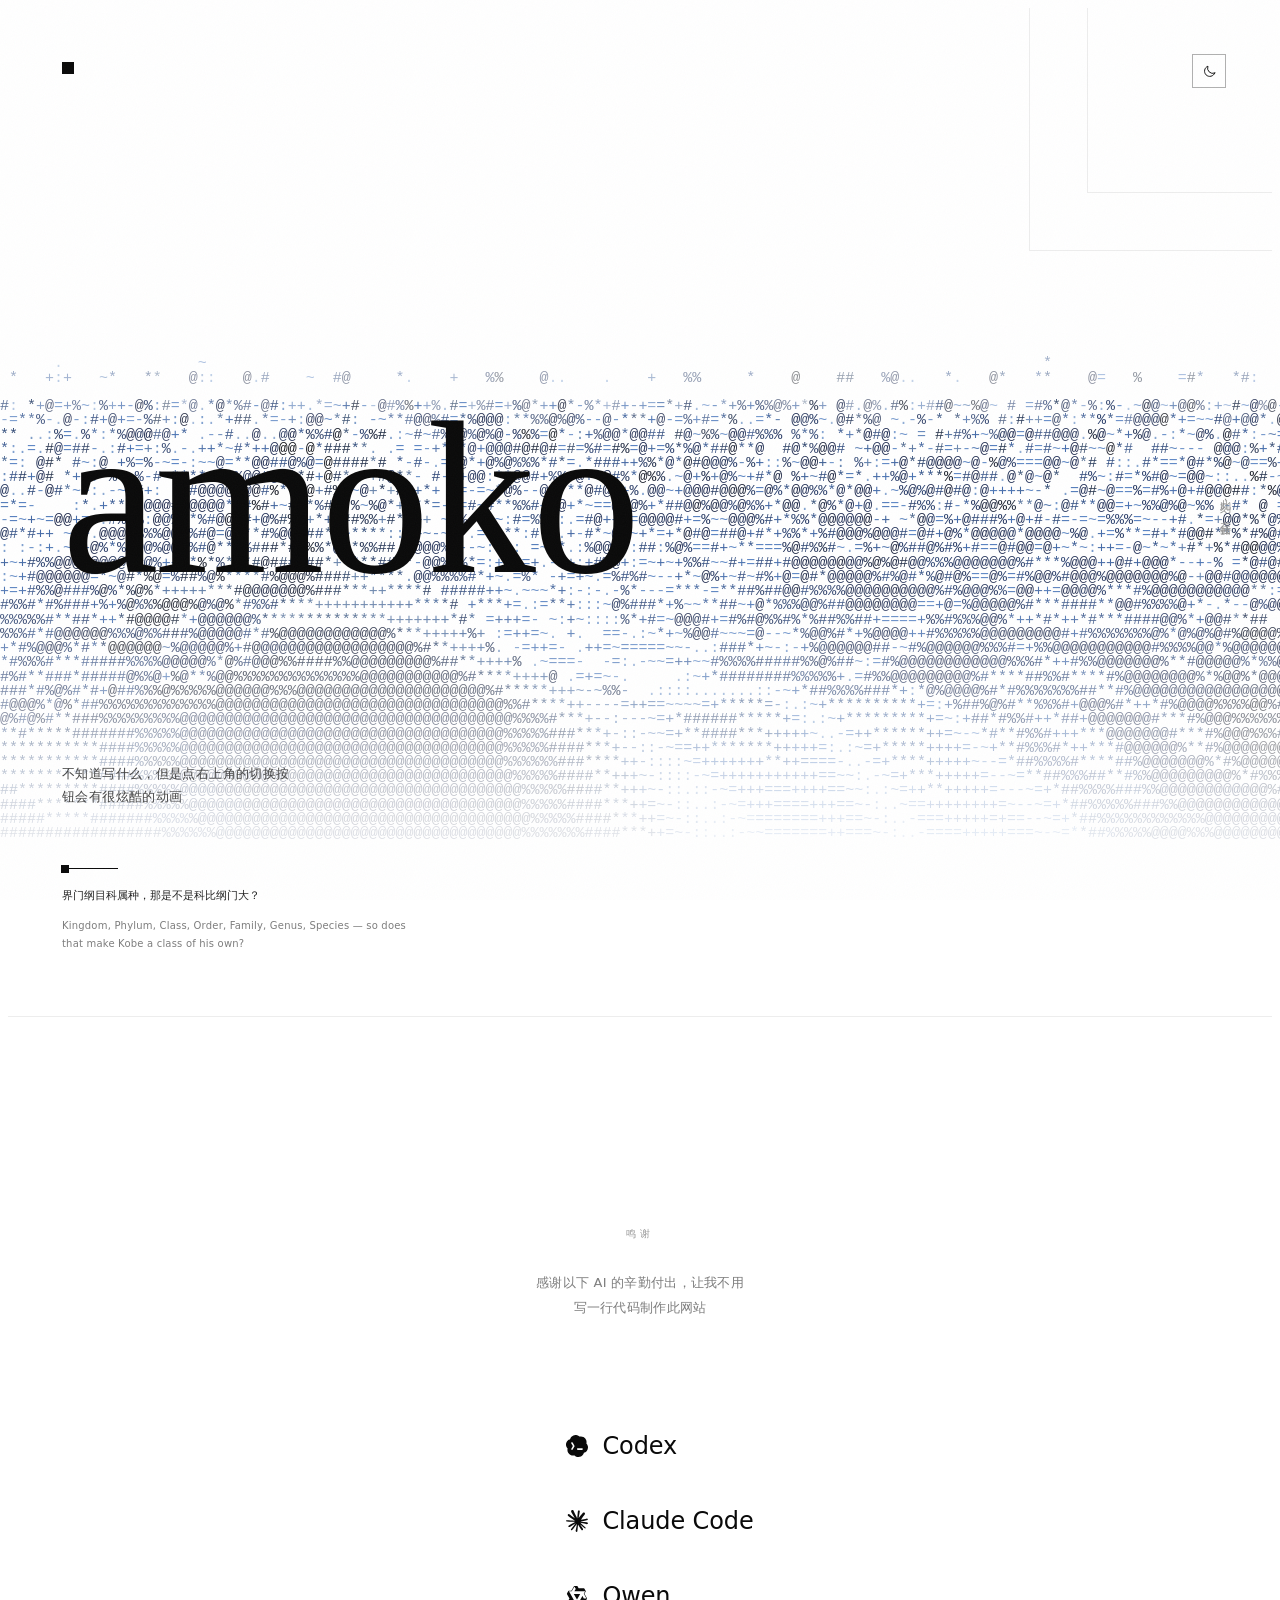
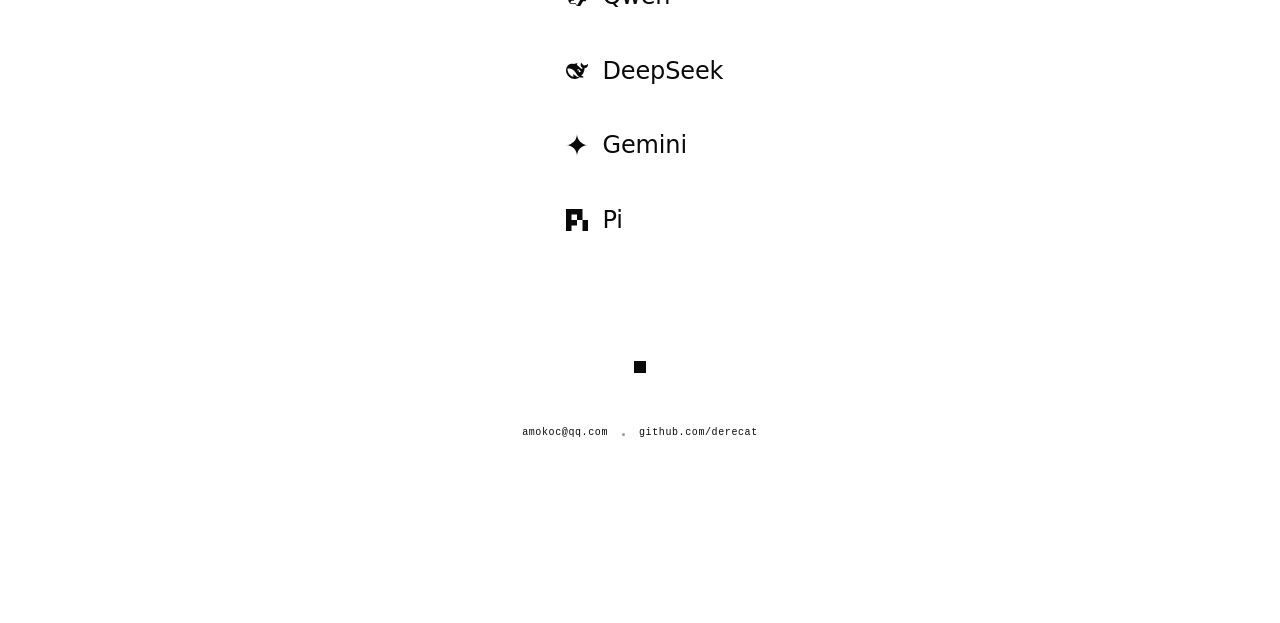
<file: index.html>
<!DOCTYPE html>
<html lang="zh-CN">
<head>
<meta charset="UTF-8">
<meta name="viewport" content="width=device-width, initial-scale=1.0, viewport-fit=cover">
<meta name="theme-color" content="#ffffff">
<title>amoko — deluxe</title>
<link rel="icon" href="data:image/svg+xml,%3Csvg xmlns='http://www.w3.org/2000/svg' viewBox='0 0 10 10'%3E%3Crect width='10' height='10' fill='%230a0a0a'/%3E%3C/svg%3E">
<link rel="stylesheet" href="fonts-local.css">
<style>
  :root {
    --page-bg: #ffffff;
    --ink: #0a0a0a;
    --text-soft: #444444;
    --text-1: #222222;
    --text-2: #7d7d7d;
    --text-4: #9a9a9a;
    --text-5: #8f8f8f;
    --hairline: rgba(10, 10, 10, 0.07);
    --line-ink: rgba(10, 10, 10, 0.32);

    --ease-out: cubic-bezier(0.23, 1, 0.32, 1);
    --ease-in-out: cubic-bezier(0.77, 0, 0.175, 1);
    /* 高级曲线组：expo 出场的"快起慢落"，soft 用于中段过渡，back 用于微回弹 */
    --ease-expo: cubic-bezier(0.16, 1, 0.3, 1);
    --ease-soft: cubic-bezier(0.45, 0, 0.55, 1);
    --ease-back: cubic-bezier(0.34, 1.30, 0.64, 1);

    --blocks: 8;
    --sweep: 700ms;
    --stagger: 50ms;
    --reveal-color: #0a0a0a;
  }

  :root.dark {
    --page-bg: #0a0a0b;
    --ink: #f2f2f4;
    --text-soft: #c8c8cd;
    --text-1: #e8e8ec;
    --text-2: #9b9ba3;
    --text-4: #7e7e86;
    --text-5: #8a8a92;
    --hairline: rgba(242, 242, 244, 0.08);
    --line-ink: rgba(242, 242, 244, 0.32);
  }

  /* html 定高、body 只给 min-height —— 否则 body 变成滚动容器、整页无法滚动 */
  html {
    height: 100%;
    overflow-x: hidden;   /* 传播到视口：不产生横向滚动条 */
  }

  body {
    min-height: 100%;
    background: var(--page-bg);
    color: var(--ink);
    font-family: 'Inter', system-ui, -apple-system, 'Segoe UI', sans-serif;
    /* 允许下滑到鸣谢页 */
    overflow-x: hidden;
    overflow-y: auto;
    /* 滚动条不占布局宽度：否则固定层会按"含滚动条的 innerWidth"计算，
       画布比可见区宽 → 页面被撑宽 → 浏览器缩放、右侧控件被切 */
    scrollbar-width: none;
    -webkit-font-smoothing: antialiased;
    transition: color 300ms var(--ease-out), background-color 0ms;
  }
  body::-webkit-scrollbar { width: 0; height: 0; }
  .theme-transitioning body { transition-property: color; }

  /* 只在真指针设备上隐藏系统光标（配合自定义方块光标） */
  @media (hover: hover) and (pointer: fine) {
    body, .toggle, .quote { cursor: none; }
  }

  /* 印刷噪点 */
  body::after {
    content: "";
    position: fixed;
    inset: 0;
    z-index: 9;
    pointer-events: none;
    opacity: 0.032;
    background-image: url("data:image/svg+xml,%3Csvg xmlns='http://www.w3.org/2000/svg' width='160' height='160'%3E%3Cfilter id='n'%3E%3CfeTurbulence type='fractalNoise' baseFrequency='0.9' numOctaves='2' stitchTiles='stitch'/%3E%3C/filter%3E%3Crect width='160' height='160' filter='url(%23n)'/%3E%3C/svg%3E");
  }

  /* ---------- 主题方块层：海洋之下（海洋半透明时透出） ---------- */
  .theme-blocks {
    position: fixed;
    inset: 0;
    z-index: 1;
    pointer-events: none;
    overflow: hidden;
    contain: strict;
  }
  .theme-blocks__cell {
    position: absolute;
    background: var(--block-fill, #000);
    will-change: transform;
  }

  /* ---------- ASCII 海洋（alpha:true，可半透明让方块透出） ---------- */
  .ocean-bg {
    position: fixed;
    inset: 0;
    width: 100%;
    height: 100%;
    display: block;
    z-index: 2;
    pointer-events: none;
  }

  /* ---------- 自定义方块光标 ---------- */
  .cursor {
    position: fixed;
    top: 0; left: 0;
    z-index: 60;
    width: 15px; height: 15px;
    border: 1.5px solid #fff;
    mix-blend-mode: difference;
    pointer-events: none;
    display: none;
    will-change: transform;
  }
  @media (hover: hover) and (pointer: fine) {
    .cursor { display: block; }
  }

  /* ---------- 舞台 ---------- */
  .stage {
    position: relative;
    z-index: 3;
    height: 100dvh;
    padding: 6vmin;
    display: flex;
    flex-direction: column;
    justify-content: flex-end;
    align-items: flex-start;
  }

  /* ---------- 主题按钮（固定，跨两屏常驻） ---------- */
  .toggle {
    position: fixed;
    top: 6vmin; right: 6vmin;
    z-index: 6;
    width: 34px; height: 34px;
    display: grid; place-items: center;
    appearance: none;
    border: 1px solid var(--line-ink);
    background: transparent;
    color: var(--ink);
    cursor: pointer;
    -webkit-tap-highlight-color: transparent;
    will-change: transform;
    transition: color 300ms var(--ease-out), border-color 300ms var(--ease-out), background-color 0ms;
  }
  .toggle svg { display: block; }
  .toggle .icon--sun { display: none; }
  :root.dark .toggle .icon--moon { display: none; }
  :root.dark .toggle .icon--sun { display: block; }
  .toggle:focus-visible { outline: 1px solid var(--ink); outline-offset: 3px; }
  @media (hover: hover) and (pointer: fine) {
    .toggle:hover {
      background-color: var(--ink); border-color: var(--ink); color: var(--page-bg);
      transition: color 160ms var(--ease-out), background-color 160ms var(--ease-out), border-color 160ms var(--ease-out);
    }
  }

  /* ---------- 刊头 ---------- */
  .masthead {
    position: absolute; top: 6vmin; left: 6vmin; z-index: 2;
    display: flex; align-items: center; gap: 12px;
    animation: fade-rise 800ms var(--ease-out) both; animation-delay: 980ms;
  }
  .masthead .mark { width: 12px; height: 12px; background: var(--ink); animation: spin-in 700ms var(--ease-out) both; animation-delay: 1160ms; }

  /* ---------- 背景同心方框 ---------- */
  .decor {
    position: absolute; top: -13vmin; right: -13vmin; width: 40vmin; height: 40vmin; z-index: 1; pointer-events: none;
    opacity: 0.85;
    animation: decor-in 1400ms var(--ease-out) both; animation-delay: 640ms;
  }
  .decor .ring { position: absolute; inset: 0; border: 1px solid var(--hairline); transition: border-color 300ms var(--ease-out); }
  .decor .ring--inner { position: absolute; inset: 16%; animation: spin 80s linear infinite; }
  .decor .ring--inner::before { content: ""; position: absolute; inset: 0; border: 1px solid var(--hairline); transition: border-color 300ms var(--ease-out); }

  /* ---------- 名字：逐字入场 ---------- */
  .name {
    font-family: 'Cormorant Garamond', 'Times New Roman', serif;
    font-weight: 300;
    font-size: clamp(88px, 17vw, 264px);
    line-height: 0.92;
    letter-spacing: -0.015em;
    color: var(--ink);
  }
  .name .ch {
    display: inline-block;
    will-change: transform, opacity, filter;
    /* 四段式：暴发上浮 → 过冲回正 → 微沉降 → 落定。缓动在帧内逐段切换。 */
    animation: ch-in 950ms both;
  }

  /* 小字：从短促的象声词改为一句话 —— 去掉宽字距（汉字不该被拆开），
     给出行宽与行高，避免在窄屏上撑破版面 */
  .caption {
    margin-top: 2vmin;
    max-width: 30ch;
    font-size: 12.5px;
    font-weight: 400;
    line-height: 1.8;
    letter-spacing: 0.03em;
    color: var(--text-soft);
    animation: blur-rise 850ms both;
    animation-delay: 760ms;
  }

  /* ---------- 双语 quote ---------- */
  .quote { margin-top: 5.2vmin; max-width: 380px; }
  .quote .rule { position: relative; width: 56px; height: 1px; background: var(--ink); margin-bottom: 16px; transform-origin: left center; animation: draw 700ms both; animation-delay: 880ms; }
  .quote .qmark { position: absolute; left: -1px; top: -3.5px; width: 8px; height: 8px; background: var(--ink); animation: spin-in 700ms var(--ease-back) both; animation-delay: 920ms; }
  /* 正文用遮罩揭示：文字从下缘"长"出来，而不是整体淡入 */
  .quote .zh { font-size: 11px; line-height: 1.95; letter-spacing: 0; color: var(--text-1); animation: mask-up 900ms both; animation-delay: 980ms; }
  .quote .en { margin-top: 9px; max-width: 344px; font-size: 10px; line-height: 1.75; letter-spacing: 0.02em; color: var(--text-2); animation: mask-up 900ms both; animation-delay: 1090ms; }
  @media (hover: hover) and (pointer: fine) {
    .quote .qmark { transition: transform 240ms ease; transform-origin: left center; }
    .quote:hover .qmark { transform: scaleX(4.5); }
  }

  /* ---------- 右侧竖排签名 ---------- */
  .vcaption {
    position: absolute; top: 50%; right: 4.5vmin; z-index: 2;
    writing-mode: vertical-rl; font-size: 11px; letter-spacing: 0.34em; color: var(--text-5);
    animation: vmask 900ms both; animation-delay: 1150ms;
  }

  /* ---------- 下滑：电影式鸣谢 ---------- */
  .credits {
    position: relative;
    z-index: 3;
    min-height: 100dvh;
    display: flex;
    align-items: center;
    justify-content: center;
    padding: 18vh 6vmin 16vh;
    background: var(--page-bg);
    border-top: 1px solid var(--hairline);
    overflow: hidden;
  }

  .credits__inner {
    display: flex;
    flex-direction: column;
    align-items: center;
  }

  .credits__label {
    font-size: 10px;
    font-weight: 500;
    letter-spacing: 0.42em;
    text-transform: uppercase;
    color: var(--text-4);
    margin-bottom: 3.2vh;
    opacity: 0;
    transform: translateY(12px);
    transition: opacity 700ms var(--ease-expo), transform 700ms var(--ease-expo);
  }
  .credits.is-active .credits__label { opacity: 1; transform: none; transition-delay: 80ms; }

  /* 鸣谢后面的说明：居中、限制行长 */
  .credits__note {
    max-width: 26ch;
    margin: 0 auto 9vh;
    text-align: center;
    font-size: clamp(11px, 3.1vw, 13px);
    font-weight: 400;
    line-height: 1.95;
    letter-spacing: 0.02em;
    color: var(--text-2);
    opacity: 0;
    transform: translateY(10px);
    transition: opacity 700ms var(--ease-expo), transform 700ms var(--ease-expo);
  }
  .credits.is-active .credits__note { opacity: 1; transform: none; transition-delay: 150ms; }

  /* 名单：整块居中；每行左对齐 → 六个图标对齐成一条竖列 */
  .credit-list {
    list-style: none;
    display: flex;
    flex-direction: column;
    align-items: flex-start;
    gap: 5.2vmin;
    width: max-content;
    margin-inline: auto;
  }

  /* 行号 → 错峰延迟（收窄曲线，读起来是"依次落位"而不是机械等距） */
  .credit:nth-child(1) { --i: 0; }
  .credit:nth-child(2) { --i: 1; }
  .credit:nth-child(3) { --i: 2; }
  .credit:nth-child(4) { --i: 3; }
  .credit:nth-child(5) { --i: 4; }
  .credit:nth-child(6) { --i: 5; }

  .credit {
    display: flex;
    align-items: center;
    gap: 14px;
    backface-visibility: hidden;
    opacity: 0;
    /* 只有 transform / opacity / clip-path —— 没有 filter，不再整块重绘 */
    animation-delay: calc(var(--i) * 52ms + 200ms);
  }
  .credits.is-active .credit {
    animation: credit-in 620ms both;
    animation-delay: calc(var(--i) * 52ms + 200ms);
  }

  .credit__glyph { display: block; width: 22px; height: 22px; color: var(--ink); }
  .credit__glyph svg {
    display: block; width: 100%; height: 100%;
    fill: currentColor;        /* 真实品牌 logo 是实心路径，继承主题色 */
    stroke: none;
  }
  .credits.is-active .credit__glyph {
    animation: glyph-in 620ms both;
    animation-delay: calc(var(--i) * 52ms + 260ms);
  }

  .credit__word {
    font-size: clamp(18px, 4.4vw, 24px);
    font-weight: 500;
    letter-spacing: -0.005em;
    color: var(--ink);
    white-space: nowrap;
  }

  /* 结尾卡：与页首方块呼应 */
  .credits__end {
    width: 12px; height: 12px;
    background: var(--ink);
    margin-top: 14vh;
    opacity: 0;
    transform: scale(0.6);
    transition: opacity 700ms var(--ease-expo), transform 700ms var(--ease-back);
  }
  .credits.is-active .credits__end { opacity: 1; transform: none; transition-delay: 900ms; }

  /* 鸣谢页结尾的联系方式：给页面一个出口 */
  .credits__contact {
    display: flex;
    align-items: center;
    gap: 14px;
    margin-top: 6vh;
    font-family: ui-monospace, SFMono-Regular, Menlo, Consolas, monospace;
    font-size: 10px;
    letter-spacing: 0.06em;
    opacity: 0;
    transform: translateY(10px);
    transition: opacity 700ms var(--ease-expo), transform 700ms var(--ease-expo);
  }
  .credits.is-active .credits__contact { opacity: 1; transform: none; transition-delay: 1020ms; }
  .credits__contact a {
    color: var(--text-3);
    text-decoration: none;
    padding-bottom: 2px;
    border-bottom: 1px solid transparent;
    transition: color 260ms var(--ease-out), border-color 260ms var(--ease-out);
  }
  @media (hover: hover) and (pointer: fine) {
    .credits__contact a:hover { color: var(--ink); border-bottom-color: var(--ink); }
  }
  .credits__contact .contact__sep {
    width: 3px; height: 3px;
    background: var(--text-4);
    border-radius: 50%;
    flex: none;
  }

  /* 名单行：左侧向右侧的遮罩擦除 + 上浮过冲落位
     clip-path 的负 inset 让字腔/降部不被裁掉 */
  @keyframes credit-in {
    0% {
      opacity: 0;
      transform: translateY(0.85em) scale(0.985);
      clip-path: inset(-0.25em 100% -0.25em 0);
      animation-timing-function: cubic-bezier(0.16, 1, 0.3, 1);
    }
    62% {
      opacity: 1;
      transform: translateY(-0.045em) scale(1.004);
      clip-path: inset(-0.25em -0.25em -0.25em 0);
      animation-timing-function: cubic-bezier(0.45, 0, 0.55, 1);
    }
    100% {
      opacity: 1;
      transform: translateY(0) scale(1);
      clip-path: inset(-0.25em -0.25em -0.25em 0);
    }
  }

  /* 图标：反向轻旋 + 微缩，幅度控制在 14° 内 */
  @keyframes glyph-in {
    0%   { opacity: 0; transform: rotate(-14deg) scale(0.8);  animation-timing-function: cubic-bezier(0.16, 1, 0.3, 1); }
    68%  { opacity: 1; transform: rotate(2.5deg) scale(1.03); animation-timing-function: cubic-bezier(0.45, 0, 0.55, 1); }
    100% { opacity: 1; transform: rotate(0deg) scale(1); }
  }

  /* ---------- 载入幕布 ---------- */
  .reveal { position: fixed; inset: 0; z-index: 50; overflow: hidden; pointer-events: none; }
  .reveal__mask { position: absolute; inset: 0; display: grid; grid-template-columns: repeat(var(--blocks), 1fr); }
  .reveal__block {
    background: var(--reveal-color);
    box-shadow: inset -1px 0 0 rgb(255 255 255 / 0.08);
    transform: translateY(101%); will-change: transform;
    animation: block-sweep var(--sweep) var(--ease-in-out) both;
    animation-delay: calc(var(--i) * var(--stagger));
  }
  @keyframes block-sweep {
    0% { transform: translateY(101%); }
    40% { transform: translateY(0); }
    60% { transform: translateY(0); }
    100% { transform: translateY(-101%); }
  }

  /* 名字逐字：暴发上浮 → 过冲回正 → 微沉降 → 落定 */
  @keyframes ch-in {
    0% {
      opacity: 0;
      transform: translateY(0.55em) rotate(3.5deg);
      filter: blur(0.10em);
      animation-timing-function: cubic-bezier(0.16, 1, 0.3, 1);
    }
    52% {
      opacity: 1;
      transform: translateY(-0.035em) rotate(-0.7deg);
      filter: blur(0);
      animation-timing-function: cubic-bezier(0.45, 0, 0.55, 1);
    }
    76% {
      transform: translateY(0.012em) rotate(0.25deg);
      animation-timing-function: cubic-bezier(0.16, 1, 0.3, 1);
    }
    100% {
      opacity: 1;
      transform: translateY(0) rotate(0deg);
      filter: blur(0);
    }
  }

  /* 正文遮罩揭示：可见窗口自下缘向上张开，文字同时上浮 */
  @keyframes mask-up {
    0%   { clip-path: inset(100% -0.12em -0.12em -0.12em); transform: translateY(0.42em); animation-timing-function: cubic-bezier(0.16, 1, 0.3, 1); }
    70%  { clip-path: inset(-0.12em -0.12em -0.12em -0.12em); transform: translateY(0); animation-timing-function: cubic-bezier(0.45, 0, 0.55, 1); }
    100% { clip-path: inset(-0.12em -0.12em -0.12em -0.12em); transform: translateY(0); }
  }

  /* 竖排：沿阅读方向自上而下揭开 */
  @keyframes vmask {
    0%   { clip-path: inset(0 0 100% 0); transform: translateY(calc(-50% + 16px)); animation-timing-function: cubic-bezier(0.16, 1, 0.3, 1); }
    100% { clip-path: inset(0 0 0 0);     transform: translateY(-50%); }
  }

  /* 小字：模糊散焦 → 清晰，带微沉降 */
  @keyframes blur-rise {
    0%   { opacity: 0; transform: translateY(0.6em);  filter: blur(0.16em); animation-timing-function: cubic-bezier(0.16, 1, 0.3, 1); }
    65%  { opacity: 1; transform: translateY(-0.02em); filter: blur(0);      animation-timing-function: cubic-bezier(0.45, 0, 0.55, 1); }
    100% { opacity: 1; transform: translateY(0);       filter: blur(0); }
  }

  @keyframes fade-rise { from { opacity: 0; transform: translateY(10px); } to { opacity: 1; transform: translateY(0); } }
  /* 刻度线：画出后轻微过冲再收回 */
  @keyframes draw {
    0%   { transform: scaleX(0);     animation-timing-function: cubic-bezier(0.16, 1, 0.3, 1); }
    80%  { transform: scaleX(1.045); animation-timing-function: cubic-bezier(0.45, 0, 0.55, 1); }
    100% { transform: scaleX(1); }
  }
  @keyframes spin-in { from { opacity: 0; transform: rotate(90deg); } to { opacity: 1; transform: rotate(0deg); } }
  @keyframes decor-in { from { opacity: 0; transform: scale(0.95); } to { opacity: 1; transform: scale(1); } }
  @keyframes spin { to { transform: rotate(360deg); } }
  @keyframes fade { from { opacity: 0; } to { opacity: 1; } }

  .name, .caption, .quote .zh, .quote .en, .vcaption, .toggle {
    transition: color 300ms var(--ease-out);
  }

  @media (max-height: 700px) { .name { font-size: clamp(60px, 12vw, 150px); } .quote { margin-top: 3vmin; } }

  @media (prefers-reduced-motion: reduce) {
    .reveal { display: none; }
    .decor { display: none; }
    .cursor { display: none !important; }
    body, .toggle, .quote { cursor: auto; }
    .masthead, .masthead .mark, .name .ch, .caption, .quote,
    .quote .rule, .quote .qmark, .vcaption {
      animation: fade 400ms ease-out both; animation-delay: 0ms;
    }
    .quote .qmark { transition: none; }
    /* 鸣谢：不叠牌，直接呈现 */
    .credits__label, .credits__note, .credits__end, .credits__contact { opacity: 1; transform: none; transition: none; }
    /* 名单行：去掉擦除与位移，只留极短的淡入 */
    .credit, .credits.is-active .credit { animation: fade 260ms ease-out both; animation-delay: 0ms; }
    .credits.is-active .credit__glyph { animation: fade 260ms ease-out both; animation-delay: 0ms; }
  }
</style>
</head>
<body>
  <canvas class="ocean-bg" id="ocean" aria-hidden="true"></canvas>
  <div class="cursor" id="cursor" aria-hidden="true"></div>

  <div class="stage">
    <button class="toggle" id="toggle" type="button" aria-pressed="false" aria-label="切换黑夜模式">
      <svg class="icon--moon" viewBox="0 0 24 24" width="15" height="15" fill="none" stroke="currentColor" stroke-width="1.5" stroke-linecap="round">
        <path d="M20.5 14.5A8.5 8.5 0 0 1 9.5 3.5a8.5 8.5 0 1 0 11 11z"/>
      </svg>
      <svg class="icon--sun" viewBox="0 0 24 24" width="15" height="15" fill="none" stroke="currentColor" stroke-width="1.5" stroke-linecap="round">
        <circle cx="12" cy="12" r="4"/>
        <path d="M12 2v2M12 20v2M4.9 4.9l1.4 1.4M17.7 17.7l1.4 1.4M2 12h2M20 12h2M4.9 19.1l1.4-1.4M17.7 6.3l1.4-1.4"/>
      </svg>
    </button>

    <div class="masthead"><span class="mark"></span></div>
    <div class="decor" aria-hidden="true"><div class="ring"></div><div class="ring--inner"></div></div>

    <h1 class="name" id="name">amoko</h1>
    <p class="caption">不知道写什么，但是点右上角的切换按钮会有很炫酷的动画</p>

    <div class="quote" id="quote">
      <div class="rule"><span class="qmark"></span></div>
      <p class="zh">界门纲目科属种，那是不是科比纲门大？</p>
      <p class="en">Kingdom, Phylum, Class, Order, Family, Genus, Species — so does that make Kobe a class of his own?</p>
    </div>

    <div class="vcaption">此刻，在这颗行星上</div>

  </div>

  <!-- 下滑：电影式鸣谢名单 -->
  <section class="credits" id="credits">
    <div class="credits__inner">
      <p class="credits__label">鸣谢</p>
      <p class="credits__note">感谢以下 AI 的辛勤付出，让我不用写一行代码制作此网站</p>

      <ul class="credit-list" id="creditList">
        <li class="credit">
          <span class="credit__glyph" aria-hidden="true"><svg viewBox="0 0 24 24"><path d="M8.086.457a6.105 6.105 0 013.046-.415c1.333.153 2.521.72 3.564 1.7a.117.117 0 00.107.029c1.408-.346 2.762-.224 4.061.366l.063.03.154.076c1.357.703 2.33 1.77 2.918 3.198.278.679.418 1.388.421 2.126a5.655 5.655 0 01-.18 1.631.167.167 0 00.04.155 5.982 5.982 0 011.578 2.891c.385 1.901-.01 3.615-1.183 5.14l-.182.22a6.063 6.063 0 01-2.934 1.851.162.162 0 00-.108.102c-.255.736-.511 1.364-.987 1.992-1.199 1.582-2.962 2.462-4.948 2.451-1.583-.008-2.986-.587-4.21-1.736a.145.145 0 00-.14-.032c-.518.167-1.04.191-1.604.185a5.924 5.924 0 01-2.595-.622 6.058 6.058 0 01-2.146-1.781c-.203-.269-.404-.522-.551-.821a7.74 7.74 0 01-.495-1.283 6.11 6.11 0 01-.017-3.064.166.166 0 00.008-.074.115.115 0 00-.037-.064 5.958 5.958 0 01-1.38-2.202 5.196 5.196 0 01-.333-1.589 6.915 6.915 0 01.188-2.132c.45-1.484 1.309-2.648 2.577-3.493.282-.188.55-.334.802-.438.286-.12.573-.22.861-.304a.129.129 0 00.087-.087A6.016 6.016 0 015.635 2.31C6.315 1.464 7.132.846 8.086.457zm-.804 7.85a.848.848 0 00-1.473.842l1.694 2.965-1.688 2.848a.849.849 0 001.46.864l1.94-3.272a.849.849 0 00.007-.854l-1.94-3.393zm5.446 6.24a.849.849 0 000 1.695h4.848a.849.849 0 000-1.696h-4.848z"/></svg></span>
          <span class="credit__word">Codex</span>
        </li>
        <li class="credit">
          <span class="credit__glyph" aria-hidden="true"><svg viewBox="0 0 256 257"><path d="m50.228 170.321 50.357-28.257.843-2.463-.843-1.361h-2.462l-8.426-.518-28.775-.778-24.952-1.037-24.175-1.296-6.092-1.297L0 125.796l.583-3.759 5.12-3.434 7.324.648 16.202 1.101 24.304 1.685 17.629 1.037 26.118 2.722h4.148l.583-1.685-1.426-1.037-1.101-1.037-25.147-17.045-27.22-18.017-14.258-10.37-7.713-5.25-3.888-4.925-1.685-10.758 7-7.713 9.397.649 2.398.648 9.527 7.323 20.35 15.75L94.817 91.9l3.889 3.24 1.555-1.102.195-.777-1.75-2.917-14.453-26.118-15.425-26.572-6.87-11.018-1.814-6.61c-.648-2.723-1.102-4.991-1.102-7.778l7.972-10.823L71.42 0 82.05 1.426l4.472 3.888 6.61 15.101 10.694 23.786 16.591 32.34 4.861 9.592 2.592 8.879.973 2.722h1.685v-1.556l1.36-18.211 2.528-22.36 2.463-28.776.843-8.1 4.018-9.722 7.971-5.25 6.222 2.981 5.12 7.324-.713 4.73-3.046 19.768-5.962 30.98-3.889 20.739h2.268l2.593-2.593 10.499-13.934 17.628-22.036 7.778-8.749 9.073-9.657 5.833-4.601h11.018l8.1 12.055-3.628 12.443-11.342 14.388-9.398 12.184-13.48 18.147-8.426 14.518.778 1.166 2.01-.194 30.46-6.481 16.462-2.982 19.637-3.37 8.88 4.148.971 4.213-3.5 8.62-20.998 5.184-24.628 4.926-36.682 8.685-.454.324.519.648 16.526 1.555 7.065.389h17.304l32.21 2.398 8.426 5.574 5.055 6.805-.843 5.184-12.962 6.611-17.498-4.148-40.83-9.721-14-3.5h-1.944v1.167l11.666 11.406 21.387 19.314 26.767 24.887 1.36 6.157-3.434 4.86-3.63-.518-23.526-17.693-9.073-7.972-20.545-17.304h-1.36v1.814l4.73 6.935 25.017 37.59 1.296 11.536-1.814 3.76-6.481 2.268-7.13-1.297-14.647-20.544-15.1-23.138-12.185-20.739-1.49.843-7.194 77.448-3.37 3.953-7.778 2.981-6.48-4.925-3.436-7.972 3.435-15.749 4.148-20.544 3.37-16.333 3.046-20.285 1.815-6.74-.13-.454-1.49.194-15.295 20.999-23.267 31.433-18.406 19.702-4.407 1.75-7.648-3.954.713-7.064 4.277-6.286 25.47-32.405 15.36-20.092 9.917-11.6-.065-1.686h-.583L44.07 198.125l-12.055 1.555-5.185-4.86.648-7.972 2.463-2.593 20.35-13.999-.064.065Z"/></svg></span>
          <span class="credit__word">Claude Code</span>
        </li>
        <li class="credit">
          <span class="credit__glyph" aria-hidden="true"><svg viewBox="0 0 24 24"><path d="M12.604 1.34c.393.69.784 1.382 1.174 2.075a.18.18 0 00.157.091h5.552c.174 0 .322.11.446.327l1.454 2.57c.19.337.24.478.024.837-.26.43-.513.864-.76 1.3l-.367.658c-.106.196-.223.28-.04.512l2.652 4.637c.172.301.111.494-.043.77-.437.785-.882 1.564-1.335 2.34-.159.272-.352.375-.68.37-.777-.016-1.552-.01-2.327.016a.099.099 0 00-.081.05 575.097 575.097 0 01-2.705 4.74c-.169.293-.38.363-.725.364-.997.003-2.002.004-3.017.002a.537.537 0 01-.465-.271l-1.335-2.323a.09.09 0 00-.083-.049H4.982c-.285.03-.553-.001-.805-.092l-1.603-2.77a.543.543 0 01-.002-.54l1.207-2.12a.198.198 0 000-.197 550.951 550.951 0 01-1.875-3.272l-.79-1.395c-.16-.31-.173-.496.095-.965.465-.813.927-1.625 1.387-2.436.132-.234.304-.334.584-.335a338.3 338.3 0 012.589-.001.124.124 0 00.107-.063l2.806-4.895a.488.488 0 01.422-.246c.524-.001 1.053 0 1.583-.006L11.704 1c.341-.003.724.032.9.34zm-3.432.403a.06.06 0 00-.052.03L6.254 6.788a.157.157 0 01-.135.078H3.253c-.056 0-.07.025-.041.074l5.81 10.156c.025.042.013.062-.034.063l-2.795.015a.218.218 0 00-.2.116l-1.32 2.31c-.044.078-.021.118.068.118l5.716.008c.046 0 .08.02.104.061l1.403 2.454c.046.081.092.082.139 0l5.006-8.76.783-1.382a.055.055 0 01.096 0l1.424 2.53a.122.122 0 00.107.062l2.763-.02a.04.04 0 00.035-.02.041.041 0 000-.04l-2.9-5.086a.108.108 0 010-.113l.293-.507 1.12-1.977c.024-.041.012-.062-.035-.062H9.2c-.059 0-.073-.026-.043-.077l1.434-2.505a.107.107 0 000-.114L9.225 1.774a.06.06 0 00-.053-.031zm6.29 8.02c.046 0 .058.02.034.06l-.832 1.465-2.613 4.585a.056.056 0 01-.05.029.058.058 0 01-.05-.029L8.498 9.841c-.02-.034-.01-.052.028-.054l.216-.012 6.722-.012z"/></svg></span>
          <span class="credit__word">Qwen</span>
        </li>
        <li class="credit">
          <span class="credit__glyph" aria-hidden="true"><svg viewBox="0 0 24 24"><path d="M23.748 4.482c-.254-.124-.364.113-.512.234-.051.039-.094.09-.137.136-.372.397-.806.657-1.373.626-.829-.046-1.537.214-2.163.848-.133-.782-.575-1.248-1.247-1.548-.352-.156-.708-.311-.955-.65-.172-.241-.219-.51-.305-.774-.055-.16-.11-.323-.293-.35-.2-.031-.278.136-.356.276-.313.572-.434 1.202-.422 1.84.027 1.436.633 2.58 1.838 3.393.137.093.172.187.129.323-.082.28-.18.552-.266.833-.055.179-.137.217-.329.14a5.526 5.526 0 0 1-1.736-1.18c-.857-.828-1.631-1.742-2.597-2.458a11.365 11.365 0 0 0-.689-.471c-.985-.957.13-1.743.388-1.836.27-.098.093-.432-.779-.428-.872.004-1.67.295-2.687.684a3.055 3.055 0 0 1-.465.137 9.597 9.597 0 0 0-2.883-.102c-1.885.21-3.39 1.102-4.497 2.623C.082 8.606-.231 10.684.152 12.85c.403 2.284 1.569 4.175 3.36 5.653 1.858 1.533 3.997 2.284 6.438 2.14 1.482-.085 3.133-.284 4.994-1.86.47.234.962.327 1.78.397.63.059 1.236-.03 1.705-.128.735-.156.684-.837.419-.961-2.155-1.004-1.682-.595-2.113-.926 1.096-1.296 2.746-2.642 3.392-7.003.05-.347.007-.565 0-.845-.004-.17.035-.237.23-.256a4.173 4.173 0 0 0 1.545-.475c1.396-.763 1.96-2.015 2.093-3.517.02-.23-.004-.467-.247-.588zM11.581 18c-2.089-1.642-3.102-2.183-3.52-2.16-.392.024-.321.471-.235.763.09.288.207.486.371.739.114.167.192.416-.113.603-.673.416-1.842-.14-1.897-.167-1.361-.802-2.5-1.86-3.301-3.307-.774-1.393-1.224-2.887-1.298-4.482-.02-.386.093-.522.477-.592a4.696 4.696 0 0 1 1.529-.039c2.132.312 3.946 1.265 5.468 2.774.868.86 1.525 1.887 2.202 2.891.72 1.066 1.494 2.082 2.48 2.914.348.292.625.514.891.677-.802.09-2.14.11-3.054-.614zm1-6.44a.306.306 0 0 1 .415-.287.302.302 0 0 1 .2.288.306.306 0 0 1-.31.307.303.303 0 0 1-.304-.308zm3.11 1.596c-.2.081-.399.151-.59.16a1.245 1.245 0 0 1-.798-.254c-.274-.23-.47-.358-.552-.758a1.73 1.73 0 0 1 .016-.588c.07-.327-.008-.537-.239-.727-.187-.156-.426-.199-.688-.199a.559.559 0 0 1-.254-.078.253.253 0 0 1-.114-.358c.028-.054.16-.186.192-.21.356-.202.767-.136 1.146.016.352.144.618.408 1.001.782.391.451.462.576.685.914.176.265.336.537.445.848.067.195-.019.354-.25.452z"/></svg></span>
          <span class="credit__word">DeepSeek</span>
        </li>
        <li class="credit">
          <span class="credit__glyph" aria-hidden="true"><svg viewBox="0 0 24 24"><path d="M11.04 19.32Q12 21.51 12 24q0-2.49.93-4.68.96-2.19 2.58-3.81t3.81-2.55Q21.51 12 24 12q-2.49 0-4.68-.93a12.3 12.3 0 0 1-3.81-2.58 12.3 12.3 0 0 1-2.58-3.81Q12 2.49 12 0q0 2.49-.96 4.68-.93 2.19-2.55 3.81a12.3 12.3 0 0 1-3.81 2.58Q2.49 12 0 12q2.49 0 4.68.96 2.19.93 3.81 2.55t2.55 3.81"/></svg></span>
          <span class="credit__word">Gemini</span>
        </li>
        <li class="credit">
          <span class="credit__glyph" aria-hidden="true"><svg viewBox="0 0 24 24"><path d="M0 0v24h6v-6h6v-6H6V6h6v6h6V0Zm18 12v12h6V12Z"/></svg></span>
          <span class="credit__word">Pi</span>
        </li>
      </ul>

      <span class="credits__end" aria-hidden="true"></span>

      <div class="credits__contact">
        <a href="mailto:amokoc@qq.com">amokoc@qq.com</a>
        <span class="contact__sep" aria-hidden="true"></span>
        <a href="https://github.com/derecat" target="_blank" rel="noopener">github.com/derecat</a>
      </div>
    </div>
  </section>

  <div class="reveal" id="reveal" aria-hidden="true"><div class="reveal__mask" id="mask"></div></div>

<script>
  /* ============================================================
     工具
     ============================================================ */
  const reduceMotion = () => window.matchMedia('(prefers-reduced-motion: reduce)').matches;
  const finePointer  = () => window.matchMedia('(hover: hover) and (pointer: fine)').matches;

  function makeBezier(x1, y1, x2, y2) {
    const bx = (t) => 3*(1-t)*(1-t)*t*x1 + 3*(1-t)*t*t*x2 + t*t*t;
    const by = (t) => 3*(1-t)*(1-t)*t*y1 + 3*(1-t)*t*t*y2 + t*t*t;
    return (x) => {
      if (x <= 0) return 0; if (x >= 1) return 1;
      let t = x;
      for (let i = 0; i < 8; i++) {
        const cx = bx(t) - x;
        if (Math.abs(cx) < 1e-4) break;
        const d = 3*(1-t)*(1-t)*x1 + 6*(1-t)*t*(x2-x1) + 3*t*t*(1-x2);
        if (Math.abs(d) < 1e-6) break;
        t -= cx / d;
      }
      return by(t);
    };
  }
  const easeWave = makeBezier(0.23, 1, 0.32, 1);
  const smooth   = (u) => u*u*(3 - 2*u);
  const clamp01  = (v) => v < 0 ? 0 : v > 1 ? 1 : v;

  /* ============================================================
     ASCII 3D 海洋
     ============================================================ */
  const canvas = document.getElementById('ocean');
  /* alpha:true —— 让画布能整体半透明，切换主题时方块从下方透出 */
  const ctx = canvas.getContext('2d', { alpha: true });

  let W=0,H=0,dpr=1, cols=0,rows=0,cw=0,ch=0, fontStr='', starFontStr='';
  let cx=0, cy=0, focal=900;

  const CAM_Y = 6;
  const PITCH = 0.08;
  const SIN_A = Math.sin(PITCH);
  const COS_A = Math.cos(PITCH);
  const DZ_HOR = COS_A - SIN_A*SIN_A;   // 几何地平线处的 dz
  const MAX_T = 520;

  const A1=2.60, K1X= 0.24, K1Z= 0.09, W1=0.85;
  const A2=1.60, K2X=-0.17, K2Z= 0.40, W2=1.30;
  const A3=0.95, K3X= 0.52, K3Z=-0.33, W3=1.90;
  const A4=0.42, K4X= 0.85, K4Z= 1.25, W4=2.50;

  let LX=-0.45, LY=0.78, LZ=-0.44;
  { const L=Math.hypot(LX,LY,LZ); LX/=L; LY/=L; LZ/=L; }

  const RAMP  = ' .:-~=+*#%@';

  const DARK_P  = { bg:[10,10,11],    lo:[6,14,48],       hi:[30,96,184],      peak:[190,216,252], foam:[244,250,255], soft:0.12 };
  const LIGHT_P = { bg:[255,255,255], lo:[150,178,214],   hi:[70,118,190],     peak:[14,26,64],    foam:[6,6,8],       soft:0.06 };
  const palette = () => document.documentElement.classList.contains('dark') ? DARK_P : LIGHT_P;

  /* 主题色浪 / 载入预热波 */
  let tw = null;
  let oceanDim = false;
  let colH = [], rowFade = [];

  /* 指针微光 + 冲击波 */
  const ptr = { x: 0, y: 0, active: false, wx: 0, wz: 0, live: false };
  const shocks = [];   // { wx, wz, r, w, amp }
  const SHOCK_MAX = 4;

  function waveH(x,z,t){
    return A1*Math.sin(x*K1X+z*K1Z+t*W1)
         + A2*Math.sin(x*K2X+z*K2Z+t*W2)
         + A3*Math.sin(x*K3X+z*K3Z+t*W3)
         + A4*Math.sin(x*K4X+z*K4Z+t*W4);
  }
  let _h=0,_gx=0,_gz=0;
  function waveHG(x,z,t){
    const p1=x*K1X+z*K1Z+t*W1, p2=x*K2X+z*K2Z+t*W2,
          p3=x*K3X+z*K3Z+t*W3, p4=x*K4X+z*K4Z+t*W4;
    _h = A1*Math.sin(p1)+A2*Math.sin(p2)+A3*Math.sin(p3)+A4*Math.sin(p4);
    const c1=Math.cos(p1),c2=Math.cos(p2),c3=Math.cos(p3),c4=Math.cos(p4);
    _gx = A1*K1X*c1+A2*K2X*c2+A3*K3X*c3+A4*K4X*c4;
    _gz = A1*K1Z*c1+A2*K2Z*c2+A3*K3Z*c3+A4*K4Z*c4;
  }

  /* 屏幕点 → 海面世界坐标 */
  function rayToWorld(px, py, t){
    const xc=(px-cx)/focal, yc=-(py-cy)/focal;
    const dy=yc*COS_A - SIN_A;
    if (dy > -0.002) return null;
    const dz=yc*SIN_A + COS_A, dx=xc;
    let tt = -CAM_Y/dy;
    if (tt > MAX_T) return null;
    for (let k=0;k<3;k++){
      const h2 = waveH(dx*tt, dz*tt, t);
      const tN = (h2-CAM_Y)/dy;
      if (tN > MAX_T){ tt = MAX_T; break; }
      tt += (tN-tt)*0.75;
    }
    return { x: dx*tt, z: dz*tt };
  }

  let stars = [];
  function makeStars(){
    stars = [];
    const n = Math.round((W*H)/24000);
    for (let i=0;i<n;i++){
      stars.push({
        x: Math.random()*W,
        y: Math.random()*H*0.42,
        ch: Math.random()<0.62 ? '.' : (Math.random()<0.65 ? '+' : '*'),
        ph: Math.random()*Math.PI*2,
        sp: 0.5 + Math.random()*1.9,
      });
    }
  }

  function resize(){
    dpr = Math.min(window.devicePixelRatio||1, 2);
    /* 关键：用元素自身实测尺寸，绝不用 window.innerWidth
       —— innerWidth 含滚动条宽度，会把画布撑得比布局视口宽，
       页面被撑宽 → 浏览器缩放 → 右侧控件被切、背景溢出。 */
    const rect = canvas.getBoundingClientRect();
    const cssW = Math.max(1, Math.round(rect.width));
    const cssH = Math.max(1, Math.round(rect.height));
    canvas.width  = Math.round(cssW*dpr);
    canvas.height = Math.round(cssH*dpr);
    /* 不设置 canvas.style.width/height：CSS 的 inset:0 已把它撑满 */
    ctx.setTransform(dpr,0,0,dpr,0,0);
    W=cssW; H=cssH; cx=W*0.5; cy=H*0.5; focal=W*0.60;
    let fs = Math.sqrt((W*H)/(0.6*0.95*9000));
    fs = Math.max(9, Math.min(20, fs));
    cw = fs*0.60; ch = fs*0.95;
    cols = Math.ceil(W/cw); rows = Math.ceil(H/ch);
    fontStr = fs.toFixed(1)+'px ui-monospace, SFMono-Regular, Menlo, Consolas, "Courier New", monospace';
    starFontStr = Math.max(8, fs*0.85).toFixed(1)+'px ui-monospace, Menlo, monospace';
    colH = new Float32Array(cols);
    rowFade = new Float32Array(rows);
    makeStars();
  }

  const _c0=[0,0,0], _c1=[0,0,0];
  function mapColor(P, b, foam, fog, fade, out){
    let r,g,bl;
    if (b < 0.5){
      const u = b*2;
      r = P.lo[0]+(P.hi[0]-P.lo[0])*u;
      g = P.lo[1]+(P.hi[1]-P.lo[1])*u;
      bl= P.lo[2]+(P.hi[2]-P.lo[2])*u;
    } else {
      const u = (b-0.5)*2;
      r = P.hi[0]+(P.peak[0]-P.hi[0])*u;
      g = P.hi[1]+(P.peak[1]-P.hi[1])*u;
      bl= P.hi[2]+(P.peak[2]-P.hi[2])*u;
    }
    r += (P.foam[0]-r)*foam; g += (P.foam[1]-g)*foam; bl += (P.foam[2]-bl)*foam;
    r = r*fade + P.bg[0]*(1-fade);
    g = g*fade + P.bg[1]*(1-fade);
    bl= bl*fade + P.bg[2]*(1-fade);
    r += (P.bg[0]-r)*P.soft; g += (P.bg[1]-g)*P.soft; bl += (P.bg[2]-bl)*P.soft;
    out[0]=r; out[1]=g; out[2]=bl;
  }

  let tGlobal = 0;

  function draw(t){
    tGlobal = t;
    const nowMs = performance.now();
    const P = palette();
    const dark = document.documentElement.classList.contains('dark');

    let hasTw = tw && nowMs < tw.start + tw.dur;
    if (tw && !hasTw) tw = null;
    let p = 0, frontZ = 0;
    if (hasTw){ p = easeWave((nowMs - tw.start)/tw.dur); frontZ = p*MAX_T; }

    /* 主题切换时海洋降为半透明鬼影 —— 方块从下方透出 */
    const alpha = oceanDim ? 0.42 : 1;

    ctx.clearRect(0,0,W,H);
    ctx.globalAlpha = alpha;

    /* 底色：切换中混合 old→new */
    let bgR,bgG,bgB;
    if (hasTw){
      bgR = tw.from.bg[0]+(tw.to.bg[0]-tw.from.bg[0])*p;
      bgG = tw.from.bg[1]+(tw.to.bg[1]-tw.from.bg[1])*p;
      bgB = tw.from.bg[2]+(tw.to.bg[2]-tw.from.bg[2])*p;
    } else { bgR=P.bg[0]; bgG=P.bg[1]; bgB=P.bg[2]; }
    ctx.fillStyle = 'rgb('+(bgR|0)+','+(bgG|0)+','+(bgB|0)+')';
    ctx.fillRect(0,0,W,H);

    ctx.textBaseline='top'; ctx.textAlign='left';

    const horizonY = cy - focal*SIN_A;
    const Df = 0.78*MAX_T;     // 远端取样距离
    const hScale = 4.5;        // 地平线起伏幅度

    /* 波动地平线：每列一次（不是每格），省下 4×sin × 单元格数 */
    for (let c=0;c<cols;c++){
      const xc = (c*cw + cw*0.5 - cx)/focal;
      const fh = waveH(xc*Df, DZ_HOR*Df, t);
      colH[c] = horizonY - fh*hScale;
    }
    let minH = colH[0];
    for (let c=1;c<cols;c++) if (colH[c] < minH) minH = colH[c];

    /* 底部渐隐：向底色柔化（原生烘焙，代替独立遮罩层） */
    for (let r=0;r<rows;r++){
      const sFrac = (r*ch + ch)/H;
      const u = clamp01((sFrac - 0.60)/0.40);
      rowFade[r] = smooth(u)*0.92;
    }

    /* 星空（暗色模式，水面之上） */
    if (dark){
      ctx.font = starFontStr;
      for (let i=0;i<stars.length;i++){
        const s = stars[i];
        const xc = (s.x - cx)/focal;
        const fh = waveH(xc*Df, DZ_HOR*Df, t);
        if (s.y > horizonY - fh*hScale - 8) continue;
        const a = 0.22 + 0.78*(0.5+0.5*Math.sin(t*s.sp + s.ph));
        ctx.globalAlpha = alpha * a;
        ctx.fillStyle = '#cfe2ff';
        ctx.fillText(s.ch, s.x, s.y);
      }
      ctx.globalAlpha = alpha;
    }

    ctx.font = fontStr;

    /* 指针微光半径 */
    const GLOW_R = 30, GLOW_R2 = GLOW_R*GLOW_R;

    let lastKey = -1;

    for (let row=0; row<rows; row++){
      const sy = row*ch;
      const fadeBg = rowFade[row];
      if (fadeBg > 0.86) continue;          // 最底部：几乎是底色，跳过
      if (sy + ch < minH) continue;         // 整行都在天际线之上

      for (let col=0; col<cols; col++){
        const sx = col*cw;
        if (sy + ch < colH[col]) continue;  // 波动地平线之上：天空

        const px = sx + cw*0.5, py = sy + ch*0.5;
        const xc = (px - cx)/focal;
        const yc = -(py - cy)/focal;
        const dy = yc*COS_A - SIN_A;
        const dz = yc*SIN_A + COS_A;
        const dx = xc;

        let tt;
        if (dy > -0.002){
          tt = Df;                          // 浪尖剪影带：固定远端取样
        } else {
          tt = -CAM_Y/dy;
          if (tt > MAX_T) continue;
          for (let k=0;k<3;k++){
            const h2 = waveH(dx*tt, dz*tt, t);
            const tN = (h2-CAM_Y)/dy;
            if (tN > MAX_T){ tt = MAX_T; break; }
            tt += (tN-tt)*0.75;
          }
        }

        const wz = dz*tt;
        if (wz < 0.5 || wz > MAX_T) continue;
        const wx = dx*tt;

        waveHG(wx, wz, t);
        const h=_h, gx=_gx, gz=_gz;
        const nx=-gx, ny=1.0, nz=-gz;
        const invN = 1/Math.sqrt(nx*nx+ny*ny+nz*nz);
        let ndl = (nx*LX + ny*LY + nz*LZ)*invN;
        if (ndl < 0) ndl = 0;
        let b = 0.04 + 0.96*ndl;

        const slope = Math.sqrt(gx*gx+gz*gz);
        let foam = 0;
        if (h > 1.4){
          foam = (h-1.4)/2.6; if (foam>1) foam=1;
          foam *= 0.45 + 0.55*Math.min(1, slope*0.7);
          foam *= Math.min(1, ndl*1.8);
        }

        /* 指针微光：跟随光标的一团亮斑 */
        if (ptr.live){
          const ddx = wx - ptr.wx, ddz = wz - ptr.wz;
          const d2 = ddx*ddx + ddz*ddz;
          if (d2 < GLOW_R2){
            const f = 1 - d2/GLOW_R2;
            b += f*f*0.42;
            foam += f*0.30;
          }
        }

        /* 冲击波：点击海面扩散的环 */
        for (let si=0; si<shocks.length; si++){
          const s = shocks[si];
          const ddz = wz - s.wz;
          const reach = s.r + s.w;
          if (ddz > reach || ddz < -reach) continue;
          const ddx = wx - s.wx;
          const d2 = ddx*ddx + ddz*ddz;
          if (d2 > reach*reach) continue;
          const d = Math.sqrt(d2);
          let ring = 1 - Math.abs(d - s.r)/s.w;
          if (ring <= 0) continue;
          ring = ring*ring*s.amp;
          b += ring*0.95;
          foam += ring*0.75;
        }

        let fog = (wz-60)/420;
        if (fog<0) fog=0; else if (fog>1) fog=1;
        const fade = 1 - fog*0.62;

        /* 色浪 / 预热波：按世界深度推进的前沿 */
        let m = 1, crest = 0;
        if (hasTw){
          const band = 80;
          if (wz <= frontZ - band){ m=1; }
          else if (wz >= frontZ + band){ m=0; }
          else {
            const u = (wz - (frontZ - band))/(2*band);
            m = smooth(u);
            crest = Math.max(0, 1 - Math.abs(u-0.5)*2.4);
          }
        }

        let idx = (b*11)|0; if (idx>10) idx=10;
        if (foam > 0.15){ const fi = 6 + ((foam*4.5)|0); if (fi>idx) idx = fi>10?10:fi; }
        if (crest > 0){ const ci = 6 + ((crest*4)|0); if (ci>idx) idx = ci>10?10:ci; }
        if (idx === 0 && foam < 0.1 && crest < 0.05) continue;

        let r,g,bl;
        if (hasTw){
          mapColor(tw.from, b, foam, fog, fade, _c0);
          mapColor(tw.to,   b, foam, fog, fade, _c1);
          r  = _c0[0] + (_c1[0]-_c0[0])*m;
          g  = _c0[1] + (_c1[1]-_c0[1])*m;
          bl = _c0[2] + (_c1[2]-_c0[2])*m;
          if (crest > 0){
            const f = crest*0.88;
            r += (tw.to.foam[0]-r)*f; g += (tw.to.foam[1]-g)*f; bl += (tw.to.foam[2]-bl)*f;
          }
        } else {
          mapColor(P, b, foam, fog, fade, _c0);
          r=_c0[0]; g=_c0[1]; bl=_c0[2];
        }

        /* 底部渐隐融入底色 */
        if (fadeBg > 0){
          r  += (bgR - r )*fadeBg;
          g  += (bgG - g )*fadeBg;
          bl += (bgB - bl)*fadeBg;
        }

        const ri=r|0, gi=g|0, bi=bl|0;
        const key = (ri>>3)*4096 + (gi>>3)*64 + (bi>>3);
        if (key !== lastKey){ lastKey=key; ctx.fillStyle='rgb('+ri+','+gi+','+bi+')'; }
        ctx.fillText(RAMP[idx], sx, sy);
      }
    }

    ctx.globalAlpha = 1;
  }

  /* ---------- 主循环（海洋 + 光标 + 冲击波 + 名字抬升） ---------- */
  let startTime = 0;
  let lastFrameNow = 0;
  let cursorEl = document.getElementById('cursor');
  let curX = -100, curY = -100, tgX = -100, tgY = -100;

  function frame(now){
    if (!startTime) startTime = now;
    const t = (now - startTime)/1000;
    const dt = lastFrameNow ? Math.min(0.05, (now - lastFrameNow)/1000) : 0.016;
    lastFrameNow = now;

    /* 冲击波推进 */
    const nowS = now/1000;
    for (let i=shocks.length-1; i>=0; i--){
      const s = shocks[i];
      const age = nowS - s.t0;
      if (age > 2.4){ shocks.splice(i,1); continue; }
      s.r = age*30;
      s.w = 9 + age*7;
      s.amp = (1 - age/2.4)*(1 - age/2.4);
    }

    /* 指针世界位置（每帧一次射线） */
    ptr.live = false;
    if (ptr.active){
      const w = rayToWorld(ptr.x, ptr.y, t);
      if (w){ ptr.wx = w.x; ptr.wz = w.z; ptr.live = true; }
    }

    const reduced = reduceMotion();
    if (!document.hidden && !reduced){
      draw(t);

      /* 自定义光标：快跟随 */
      if (finePointer()){
        curX += (tgX - curX)*0.34;
        curY += (tgY - curY)*0.34;
        cursorEl.style.transform = 'translate3d('+(curX-7.5)+'px,'+(curY-7.5)+'px,0)';
      }

      /* 名字逐字悬停抬升 */
      if (nameLift.some(v => v !== 0) || nameLiftT.some(v => v !== 0)){
        for (let i=0;i<nameChars.length;i++){
          nameLift[i] += (nameLiftT[i] - nameLift[i])*0.22;
          if (Math.abs(nameLift[i]) < 0.05) nameLift[i] = 0;
          nameChars[i].style.translate = '0 ' + nameLift[i].toFixed(2) + 'px';
        }
      }
    }

    requestAnimationFrame(frame);
  }

  let resizeTimer=null;
  window.addEventListener('resize', ()=>{
    if (resizeTimer) clearTimeout(resizeTimer);
    resizeTimer = setTimeout(()=>{ resize(); teardown(); }, 120);
  });
  document.addEventListener('visibilitychange', ()=>{ if(!document.hidden) startTime=0; });

  /* ============================================================
     名字：逐字入场 + 悬停抬升 + 切换时文字解码
     ============================================================ */
  const nameEl = document.getElementById('name');
  const nameStr = nameEl.textContent.trim();
  const nameChars = [];
  const nameLift = [], nameLiftT = [];

  /* 错峰不是等距的：间隔逐字收窄，读起来像整词"啪"地合拢 */
  const nameStagger = (i, n) =>
    460 + 240 * (1 - Math.pow(1 - i/(n-1), 1.6));

  nameEl.replaceChildren(...[...nameStr].map((c,i)=>{
    const s = document.createElement('span');
    s.className = 'ch';
    s.textContent = c;
    s.style.animationDelay = nameStagger(i, nameStr.length).toFixed(0)+'ms';
    /* 入场动画结束后交还样式，供悬停抬升使用 */
    s.addEventListener('animationend', ()=>{
      s.style.animation = 'none';
      s.style.opacity = 1;
      s.style.filter = 'none';
    }, { once:true });
    nameChars.push(s);
    nameLift.push(0); nameLiftT.push(0);
    return s;
  }));

  if (finePointer() && !reduceMotion()){
    const centers = () => nameChars.map(s => {
      const r = s.getBoundingClientRect();
      return r.left + r.width/2;
    });
    let cache = centers();
    window.addEventListener('resize', ()=>{ cache = centers(); });
    nameEl.addEventListener('pointermove', (e)=>{
      if (!cache.length) cache = centers();
      for (let i=0;i<nameChars.length;i++){
        const d = Math.abs(e.clientX - cache[i]);
        nameLiftT[i] = d < 130 ? -(1 - d/130)*(1 - d/130)*14 : 0;
      }
    });
    nameEl.addEventListener('pointerleave', ()=>{ for (let i=0;i<nameLiftT.length;i++) nameLiftT[i]=0; });
  }

  const GLITCH = '█▓▒░<>/\\_~*#%@&$';
  let scrambleTimer = null;
  function scrambleName(){
    if (reduceMotion()) return;
    clearInterval(scrambleTimer);
    const started = performance.now();
    const dur = 520;
    scrambleTimer = setInterval(()=>{
      const u = (performance.now() - started)/dur;
      if (u >= 1){
        clearInterval(scrambleTimer); scrambleTimer = null;
        nameChars.forEach((s,i)=>{ s.textContent = nameStr[i]; });
        return;
      }
      const solved = Math.floor(u * nameChars.length * 1.6);
      nameChars.forEach((s,i)=>{
        if (i < solved){ s.textContent = nameStr[i]; }
        else if (Math.random() < 0.6){
          s.textContent = GLITCH[(Math.random()*GLITCH.length)|0];
        }
      });
    }, 42);
  }

  /* ============================================================
     指针 / 冲击波 接线
     ============================================================ */
  window.addEventListener('pointermove', (e)=>{
    ptr.x = e.clientX; ptr.y = e.clientY; ptr.active = true;
    tgX = e.clientX; tgY = e.clientY;
  }, { passive: true });

  window.addEventListener('pointerdown', (e)=>{
    if (e.target.closest('button')) return;
    if (reduceMotion()) return;
    const t = tGlobal || 0;
    const w = rayToWorld(e.clientX, e.clientY, t);
    if (!w) return;
    if (shocks.length >= SHOCK_MAX) shocks.shift();
    shocks.push({ wx: w.x, wz: w.z, r: 0, w: 9, amp: 1, t0: performance.now()/1000 });
    if (cursorEl) cursorEl.style.borderWidth = '3px';
    setTimeout(()=>{ if (cursorEl) cursorEl.style.borderWidth = '1.5px'; }, 130);
  }, { passive: true });

  /* ============================================================
     主题切换：半透明海洋 + 坠落方块（透出可见）+ 色浪 + 文字解码
     ============================================================ */
  const BLOCK = 64;
  const MAX_BLOCKS = 520;
  const EASE = {
    land:  'cubic-bezier(0.16, 0.9, 0.3, 1)',
    jelly: 'cubic-bezier(0.2, 0.9, 0.3, 1.25)',
    prep:  'cubic-bezier(0.3, 0, 0.7, 1)',
    fall:  'cubic-bezier(0.4, 0, 1, 1)',
  };
  let active = null;

  function teardown(){
    if (active){
      active.anims.forEach((a)=>a.cancel());
      active.el.remove();
      active = null;
    }
    document.documentElement.classList.remove('theme-transitioning');
    oceanDim = false;
  }
  function grid(){
    const w=document.documentElement.clientWidth, h=document.documentElement.clientHeight;
    const naive = (w*h)/(BLOCK*BLOCK);
    const size = naive > MAX_BLOCKS ? Math.round(BLOCK*Math.sqrt(naive/MAX_BLOCKS)) : BLOCK;
    return { size, cols: Math.ceil(w/size), rows: Math.ceil(h/size) };
  }
  function build({ base, fill, size, cols, rows }){
    const el = document.createElement('div');
    el.className = 'theme-blocks';
    el.setAttribute('aria-hidden','true');
    if (base) el.style.background = base;
    el.style.setProperty('--block-fill', fill);
    const frag = document.createDocumentFragment();
    const cells = [];
    for (let r=0;r<rows;r++){
      for (let c=0;c<cols;c++){
        const cell = document.createElement('div');
        cell.className = 'theme-blocks__cell';
        cell.style.left = c*size+'px'; cell.style.top = r*size+'px';
        cell.style.width = (size+1)+'px'; cell.style.height = (size+1)+'px';
        frag.appendChild(cell);
        cells.push({ el: cell, r });
      }
    }
    el.appendChild(frag);
    document.body.appendChild(el);
    return { el, cells };
  }
  function enterFrames(r, size){
    const delay = Math.random()*120;
    const duration = 360 + Math.random()*80;
    const drop = (r+1)*size + 200 + Math.random()*160;
    const dx = (Math.random()-0.5)*100;
    const r0 = (Math.random()-0.5)*40;
    const spin = (Math.random()<0.5?-1:1)*(1+Math.random()*0.5)*360;
    return { frames: [
      { offset:0,    transform:`translate3d(${dx}px,${-drop}px,0) rotate(${r0}deg) scale(1,1)`, easing:EASE.land },
      { offset:0.72, transform:`translate3d(0,0,0) rotate(${r0+spin}deg) scale(0.94,1.08)`, easing:EASE.jelly },
      { offset:0.80, transform:'translate3d(0,2px,0) rotate(0deg) scale(1.15,0.82)', easing:EASE.land },
      { offset:0.90, transform:'translate3d(0,-6px,0) rotate(-1.5deg) scale(0.96,1.06)', easing:EASE.jelly },
      { offset:1,    transform:'translate3d(0,0,0) rotate(0deg) scale(1,1)' },
    ], options:{ duration, delay, fill:'both' } };
  }
  function exitFrames(r, rows, size){
    const wave = (rows-1-r)*6;
    const delay = Math.random()*100 + wave;
    const duration = 400 + Math.random()*80;
    const spin = (Math.random()<0.5?-1:1)*(120 + Math.random()*180);
    const dx = (Math.random()-0.5)*140;
    const drop = (rows-r)*size + size + 200 + Math.random()*180;
    return { frames: [
      { offset:0,    transform:'translate3d(0,0,0) rotate(0deg) scale(1,1)', easing:EASE.prep },
      { offset:0.12, transform:'translate3d(0,4px,0) rotate(0deg) scale(1.12,0.86)', easing:EASE.jelly },
      { offset:0.24, transform:`translate3d(${dx*0.2}px,-12px,0) rotate(${spin*0.1}deg) scale(0.92,1.12)`, easing:EASE.fall },
      { offset:1,    transform:`translate3d(${dx}px,${drop}px,0) rotate(${spin}deg) scale(0.85,1.15)` },
    ], options:{ duration, delay, fill:'both' } };
  }

  const btn = document.getElementById('toggle');
  const themeColor = document.querySelector('meta[name="theme-color"]');

  function applyTheme(to){
    document.documentElement.classList.toggle('dark', to === 'dark');
    btn.setAttribute('aria-pressed', String(to === 'dark'));
    btn.setAttribute('aria-label', to === 'dark' ? '切换白天模式' : '切换黑夜模式');
    themeColor.setAttribute('content', to === 'dark' ? '#0a0a0b' : '#ffffff');
    if (reduceMotion()) draw(tGlobal);
  }

  function transitionTheme(to){
    if (reduceMotion()){ applyTheme(to); return; }
    teardown();

    const root = document.documentElement;
    const fromP = palette();
    const oldBg = getComputedStyle(document.body).backgroundColor;
    root.classList.add('theme-transitioning');
    applyTheme(to);
    const toP = palette();
    const newBg = getComputedStyle(document.body).backgroundColor;

    tw = { from: fromP, to: toP, start: performance.now(), dur: 760 };
    oceanDim = true;              // 海洋半透明，方块透出
    scrambleName();

    const entering = to === 'dark';
    const g = grid();
    const { el, cells } = build({ base: entering ? oldBg : null, fill: entering ? newBg : oldBg, ...g });
    const anims = [];
    for (const { el: cell, r } of cells){
      const { frames, options } = entering ? enterFrames(r, g.size) : exitFrames(r, g.rows, g.size);
      anims.push(cell.animate(frames, options));
    }
    active = { el, anims };
    Promise.allSettled(anims.map((a)=>a.finished)).then(()=>{
      if (active?.el !== el) return;
      el.remove();
      root.classList.remove('theme-transitioning');
      active = null;
      oceanDim = false;           // 方块散尽，海洋恢复不透明
    });
  }

  btn.addEventListener('click', ()=>{
    const to = document.documentElement.classList.contains('dark') ? 'light' : 'dark';
    transitionTheme(to);
  });

  /* ============================================================
     鸣谢：揭示
     动画全部交给 CSS（跑在主线程外），JS 只负责加一个 class。
     不再有逐帧测量、setTimeout 造粒子、parent transform 抖动。
     ============================================================ */
  const creditsEl = document.getElementById('credits');
  const creditList = document.getElementById('creditList');
  const creditItems = [...creditList.children];
  let credited = false;

  function revealCredits(){
    if (credited) return;
    credited = true;
    creditsEl.classList.add('is-active');

    /* 动画跑完立刻卸掉，交还静态样式：
       留着 fill:both 会让元素长期挂着一个活动动画，滚动时反复重合成。 */
    const settle = (el, done) => el.addEventListener('animationend', ()=>{
      el.style.animation = 'none';
      el.style.opacity = '1';
      if (done) done(el);
    }, { once: true });

    creditItems.forEach((el)=>{
      settle(el, (n)=>{ n.style.clipPath = 'none'; n.style.transform = 'none'; });
      const g = el.querySelector('.credit__glyph');
      if (g) settle(g, (n)=>{ n.style.transform = 'none'; });
    });
  }

  if ('IntersectionObserver' in window){
    const io = new IntersectionObserver((entries)=>{
      entries.forEach((e)=>{ if (e.isIntersecting) revealCredits(); });
    }, { threshold: 0.28 });
    io.observe(creditsEl);
  } else {
    revealCredits();
  }

  /* 鸣谢页轻微视差：名单滚得比页面慢一点，有"字幕卷动"的重量感 */
  let scrollTicking = false;
  function onScroll(){
    if (scrollTicking) return;
    scrollTicking = true;
    requestAnimationFrame(()=>{
      scrollTicking = false;
      if (reduceMotion()) return;
      const r = creditsEl.getBoundingClientRect();
      const total = document.documentElement.clientHeight + r.height;
      const prog = clamp01((document.documentElement.clientHeight - r.top) / total);   // 0 → 1
      creditList.style.transform = 'translate3d(0,' + ((prog - 0.5) * -30).toFixed(1) + 'px,0)';
    });
  }
  window.addEventListener('scroll', onScroll, { passive: true });
  window.addEventListener('resize', onScroll);

  /* ============================================================
     启动：幕布 → 海洋预热波（从近处扫向远处）
     ============================================================ */
  resize();
  if (reduceMotion()) draw(0);
  requestAnimationFrame(frame);

  const maskEl = document.getElementById('mask');
  (function playCurtain(){
    maskEl.replaceChildren(
      ...Array.from({length:8}, (_,i)=>{
        const b = document.createElement('span');
        b.className = 'reveal__block';
        b.style.setProperty('--i', i);
        return b;
      })
    );
  })();

  if (!reduceMotion()){
    /* 幕布抬起的同时，海面从近处向外扫出一道预热波 */
    const P0 = palette();
    setTimeout(()=>{
      tw = { from: P0, to: P0, start: performance.now(), dur: 1500 };
    }, 520);
  }
</script>

</body>
</html>
</file>
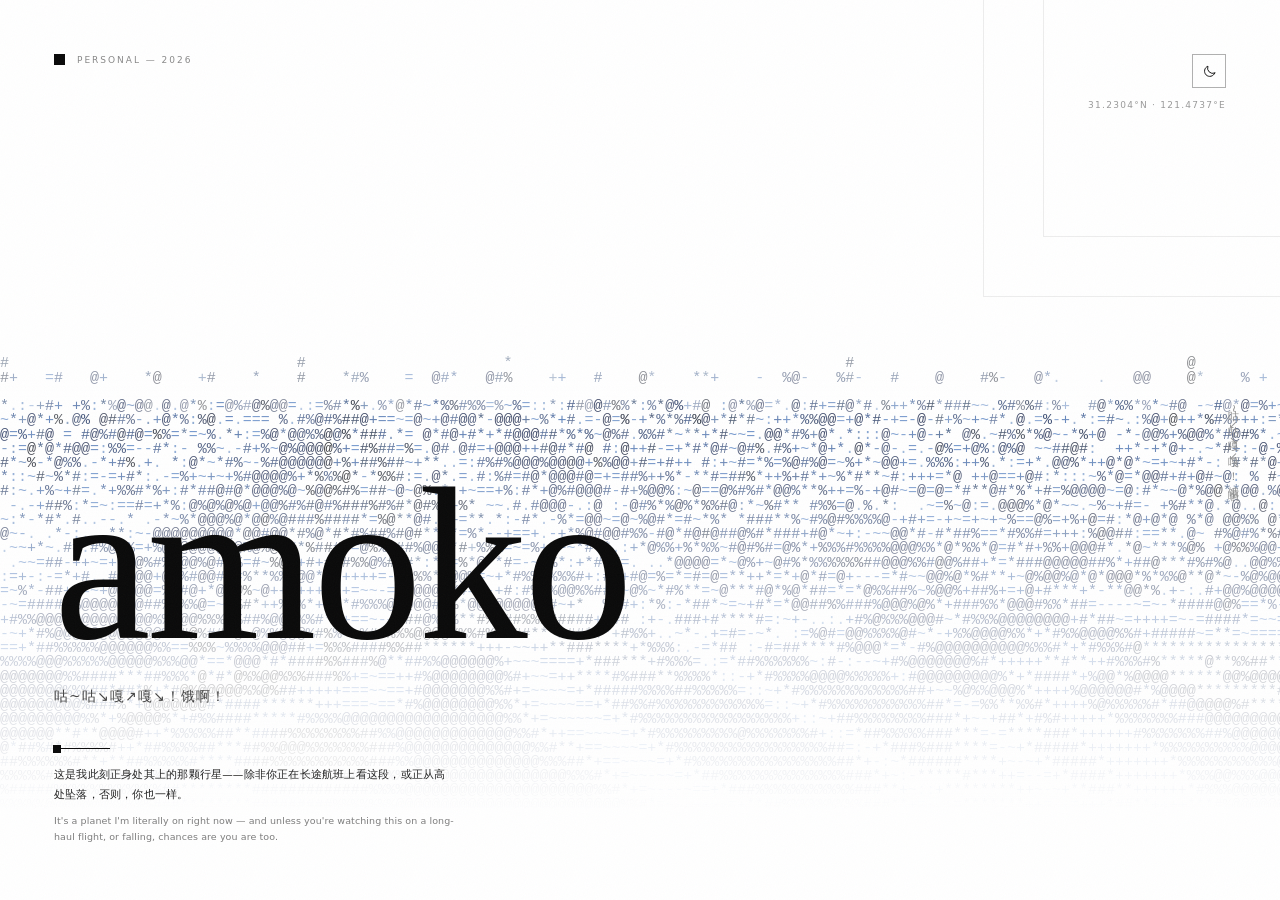
<file: basics.html>
<!DOCTYPE html>
<html lang="zh-CN">
<head>
<meta charset="UTF-8">
<meta name="viewport" content="width=device-width, initial-scale=1.0, viewport-fit=cover">
<meta name="theme-color" content="#ffffff">
<title>amoko</title>
<link rel="icon" href="data:image/svg+xml,%3Csvg xmlns='http://www.w3.org/2000/svg' viewBox='0 0 10 10'%3E%3Crect width='10' height='10' fill='%230a0a0a'/%3E%3C/svg%3E">
<link rel="stylesheet" href="fonts-local.css">
<style>
  :root {
    --page-bg: #ffffff;
    --ink: #0a0a0a;
    --text-soft: #444444;
    --text-1: #222222;
    --text-2: #7d7d7d;
    --text-3: #888888;
    --text-4: #9a9a9a;
    --text-5: #8f8f8f;
    --hairline: rgba(10, 10, 10, 0.07);
    --line-ink: rgba(10, 10, 10, 0.32);

    --ease-out: cubic-bezier(0.23, 1, 0.32, 1);
    --ease-in-out: cubic-bezier(0.77, 0, 0.175, 1);

    --blocks: 8;
    --sweep: 700ms;
    --stagger: 50ms;
    --reveal-color: #0a0a0a;
  }

  :root.dark {
    --page-bg: #0a0a0b;
    --ink: #f2f2f4;
    --text-soft: #c8c8cd;
    --text-1: #e8e8ec;
    --text-2: #9b9ba3;
    --text-3: #8d8d94;
    --text-4: #7e7e86;
    --text-5: #8a8a92;
    --hairline: rgba(242, 242, 244, 0.08);
    --line-ink: rgba(242, 242, 244, 0.32);
  }

  * { margin: 0; padding: 0; box-sizing: border-box; }
  html, body { height: 100%; }

  body {
    background: var(--page-bg);
    color: var(--ink);
    font-family: 'Inter', system-ui, -apple-system, 'Segoe UI', sans-serif;
    overflow: hidden;
    -webkit-font-smoothing: antialiased;
    /* 文字颜色缓动；背景瞬时翻转（由方块层/海洋盖住） */
    transition: color 300ms var(--ease-out), background-color 0ms;
  }
  .theme-transitioning body { transition-property: color; }

  body::after {
    content: "";
    position: fixed;
    inset: 0;
    z-index: 10;
    pointer-events: none;
    opacity: 0.032;
    background-image: url("data:image/svg+xml,%3Csvg xmlns='http://www.w3.org/2000/svg' width='160' height='160'%3E%3Cfilter id='n'%3E%3CfeTurbulence type='fractalNoise' baseFrequency='0.9' numOctaves='2' stitchTiles='stitch'/%3E%3C/filter%3E%3Crect width='160' height='160' filter='url(%23n)'/%3E%3C/svg%3E");
  }

  /* ---------- 主题方块层：海洋之下 ---------- */
  .theme-blocks {
    position: fixed;
    inset: 0;
    z-index: 1;            /* 低于海洋(z-2)，海洋半透明时透出来 */
    pointer-events: none;
    overflow: hidden;
    contain: strict;
  }
  .theme-blocks__cell {
    position: absolute;
    background: var(--block-fill, #000);
    will-change: transform;
  }

  /* ---------- ASCII 海洋画布 ---------- */
  .ocean-bg {
    position: fixed;
    inset: 0;
    z-index: 2;
    pointer-events: none;
  }
  .ocean-fade {
    position: fixed;
    inset: 0;
    z-index: 3;
    pointer-events: none;
    background: linear-gradient(to top,
      var(--page-bg) 10%,
      color-mix(in srgb, var(--page-bg) 78%, transparent) 26%,
      transparent 58%);
  }

  .stage {
    position: relative;
    z-index: 4;
    height: 100dvh;
    padding: 6vmin;
    display: flex;
    flex-direction: column;
    justify-content: flex-end;
    align-items: flex-start;
  }

  .toggle {
    position: absolute;
    top: 6vmin; right: 6vmin;
    z-index: 2;
    width: 34px; height: 34px;
    display: grid; place-items: center;
    appearance: none;
    border: 1px solid var(--line-ink);
    background: transparent;
    color: var(--ink);
    cursor: pointer;
    -webkit-tap-highlight-color: transparent;
    transition: color 300ms var(--ease-out), border-color 300ms var(--ease-out), background-color 0ms, transform 160ms var(--ease-out);
  }
  .toggle svg { display: block; }
  .toggle .icon--sun { display: none; }
  :root.dark .toggle .icon--moon { display: none; }
  :root.dark .toggle .icon--sun { display: block; }
  .toggle:active { transform: scale(0.94); }
  .toggle:focus-visible { outline: 1px solid var(--ink); outline-offset: 3px; }
  @media (hover: hover) and (pointer: fine) {
    .toggle:hover {
      background-color: var(--ink); border-color: var(--ink); color: var(--page-bg);
      transition: color 160ms var(--ease-out), background-color 160ms var(--ease-out), border-color 160ms var(--ease-out), transform 160ms var(--ease-out);
    }
  }

  .masthead {
    position: absolute; top: 6vmin; left: 6vmin; z-index: 2;
    display: flex; align-items: center; gap: 12px;
    animation: fade-rise 800ms var(--ease-out) both; animation-delay: 980ms;
  }
  .masthead .mark { width: 11px; height: 11px; background: var(--ink); animation: spin-in 700ms var(--ease-out) both; animation-delay: 1160ms; }
  .masthead span { font-size: 9px; font-weight: 500; letter-spacing: 0.22em; text-transform: uppercase; color: var(--text-3); }

  .coords {
    position: absolute; top: calc(6vmin + 46px); right: 6vmin; z-index: 2;
    font-size: 9px; letter-spacing: 0.14em; color: var(--text-4); text-align: right;
    animation: fade-rise 800ms var(--ease-out) both; animation-delay: 980ms;
  }

  .decor {
    position: absolute; top: -9vmin; right: -9vmin; width: 42vmin; height: 42vmin; z-index: 0; pointer-events: none;
    animation: decor-in 1400ms var(--ease-out) both; animation-delay: 640ms;
  }
  .decor .ring { position: absolute; inset: 0; border: 1px solid var(--hairline); transition: border-color 300ms var(--ease-out); }
  .decor .ring--inner { position: absolute; inset: 16%; animation: spin 80s linear infinite; }
  .decor .ring--inner::before { content: ""; position: absolute; inset: 0; border: 1px solid var(--hairline); transition: border-color 300ms var(--ease-out); }

  .name {
    font-family: 'Cormorant Garamond', 'Times New Roman', serif;
    font-weight: 300; font-size: clamp(88px, 17vw, 264px); line-height: 0.92; letter-spacing: -0.015em;
    color: var(--ink);
    animation: rise 900ms var(--ease-out) both; animation-delay: 480ms;
  }
  .caption { margin-top: 2.6vmin; font-size: 14px; font-weight: 400; letter-spacing: 0.08em; color: var(--text-soft); animation: rise 800ms var(--ease-out) both; animation-delay: 560ms; }

  .quote { margin-top: 4.6vmin; max-width: 400px; animation: rise 800ms var(--ease-out) both; animation-delay: 680ms; }
  .quote .rule { position: relative; width: 56px; height: 1px; background: var(--ink); margin-bottom: 16px; transform-origin: left center; animation: draw 600ms var(--ease-out) both; animation-delay: 740ms; }
  .quote .qmark { position: absolute; left: -1px; top: -3.5px; width: 8px; height: 8px; background: var(--ink); animation: spin-in 600ms var(--ease-out) both; animation-delay: 760ms; }
  .quote .zh { font-size: 10.5px; line-height: 1.9; letter-spacing: 0.02em; color: var(--text-1); }
  .quote .en { margin-top: 8px; font-size: 9.5px; line-height: 1.75; letter-spacing: 0.01em; color: var(--text-2); }
  @media (hover: hover) and (pointer: fine) {
    .quote .qmark { transition: transform 240ms ease; transform-origin: left center; }
    .quote:hover .qmark { transform: scaleX(4.5); }
  }

  .vcaption {
    position: absolute; top: 50%; right: 4.5vmin; z-index: 2;
    writing-mode: vertical-rl; font-size: 11px; letter-spacing: 0.3em; color: var(--text-5);
    animation: vcap-in 900ms var(--ease-out) both; animation-delay: 880ms;
  }

  .name, .caption, .quote .zh, .quote .en, .masthead span, .coords, .vcaption, .toggle {
    transition: color 300ms var(--ease-out);
  }

  /* ---------- 载入幕布 ---------- */
  .reveal { position: fixed; inset: 0; z-index: 50; overflow: hidden; pointer-events: none; }
  .reveal__mask { position: absolute; inset: 0; display: grid; grid-template-columns: repeat(var(--blocks), 1fr); }
  .reveal__block {
    background: var(--reveal-color);
    box-shadow: inset -1px 0 0 rgb(255 255 255 / 0.08);
    transform: translateY(101%); will-change: transform;
    animation: block-sweep var(--sweep) var(--ease-in-out) both;
    animation-delay: calc(var(--i) * var(--stagger));
  }
  @keyframes block-sweep {
    0% { transform: translateY(101%); }
    40% { transform: translateY(0); }
    60% { transform: translateY(0); }
    100% { transform: translateY(-101%); }
  }

  @keyframes rise { from { opacity: 0; transform: translateY(28px); } to { opacity: 1; transform: translateY(0); } }
  @keyframes fade-rise { from { opacity: 0; transform: translateY(10px); } to { opacity: 1; transform: translateY(0); } }
  @keyframes draw { from { transform: scaleX(0); } to { transform: scaleX(1); } }
  @keyframes spin-in { from { opacity: 0; transform: rotate(90deg); } to { opacity: 1; transform: rotate(0deg); } }
  @keyframes decor-in { from { opacity: 0; transform: scale(0.95); } to { opacity: 1; transform: scale(1); } }
  @keyframes vcap-in { from { opacity: 0; transform: translateY(calc(-50% + 14px)); } to { opacity: 1; transform: translateY(-50%); } }
  @keyframes spin { to { transform: rotate(360deg); } }

  @media (max-height: 700px) { .name { font-size: clamp(60px, 12vw, 150px); } .quote { margin-top: 3vmin; } }

  @media (prefers-reduced-motion: reduce) {
    .reveal { display: none; } .decor { display: none; }
    .masthead, .masthead .mark, .coords, .name, .caption, .quote, .quote .rule, .quote .qmark, .vcaption {
      animation: fade 400ms ease-out both; animation-delay: 0ms;
    }
    .quote .qmark { transition: none; }
  }
  @keyframes fade { from { opacity: 0; } to { opacity: 1; } }
</style>
</head>
<body>
  <canvas class="ocean-bg" id="ocean" aria-hidden="true"></canvas>
  <div class="ocean-fade" aria-hidden="true"></div>

  <div class="stage">
    <button class="toggle" id="toggle" type="button" aria-pressed="false" aria-label="切换黑夜模式">
      <svg class="icon--moon" viewBox="0 0 24 24" width="15" height="15" fill="none" stroke="currentColor" stroke-width="1.5" stroke-linecap="round">
        <path d="M20.5 14.5A8.5 8.5 0 0 1 9.5 3.5a8.5 8.5 0 1 0 11 11z"/>
      </svg>
      <svg class="icon--sun" viewBox="0 0 24 24" width="15" height="15" fill="none" stroke="currentColor" stroke-width="1.5" stroke-linecap="round">
        <circle cx="12" cy="12" r="4"/>
        <path d="M12 2v2M12 20v2M4.9 4.9l1.4 1.4M17.7 17.7l1.4 1.4M2 12h2M20 12h2M4.9 19.1l1.4-1.4M17.7 6.3l1.4-1.4"/>
      </svg>
    </button>

    <div class="masthead"><span class="mark"></span><span>Personal — 2026</span></div>
    <div class="coords">31.2304°N · 121.4737°E</div>
    <div class="decor" aria-hidden="true"><div class="ring"></div><div class="ring--inner"></div></div>

    <h1 class="name">amoko</h1>
    <p class="caption">咕~咕↘嘎↗嘎↘！饿啊！</p>

    <div class="quote">
      <div class="rule"><span class="qmark"></span></div>
      <p class="zh">这是我此刻正身处其上的那颗行星——除非你正在长途航班上看这段，或正从高处坠落，否则，你也一样。</p>
      <p class="en">It's a planet I'm literally on right now — and unless you're watching this on a long-haul flight, or falling, chances are you are too.</p>
    </div>

    <div class="vcaption">咕~咕↘嘎↗嘎↘！饿啊！</div>
  </div>

  <div class="reveal" id="reveal" aria-hidden="true"><div class="reveal__mask" id="mask"></div></div>

<script>
  /* ============================================================
     工具
     ============================================================ */
  const reduceMotion = () => window.matchMedia('(prefers-reduced-motion: reduce)').matches;

  /* cubic-bezier 求值器（色浪推进曲线，强 ease-out） */
  function makeBezier(x1, y1, x2, y2) {
    const bx = (t) => 3*(1-t)*(1-t)*t*x1 + 3*(1-t)*t*t*x2 + t*t*t;
    const by = (t) => 3*(1-t)*(1-t)*t*y1 + 3*(1-t)*t*t*y2 + t*t*t;
    return (x) => {
      if (x <= 0) return 0; if (x >= 1) return 1;
      let t = x;
      for (let i = 0; i < 8; i++) {
        const cx = bx(t) - x;
        if (Math.abs(cx) < 1e-4) break;
        const d = 3*(1-t)*(1-t)*x1 + 6*(1-t)*t*(x2-x1) + 3*t*t*(1-x2);
        if (Math.abs(d) < 1e-6) break;
        t -= cx / d;
      }
      return by(t);
    };
  }
  const easeWave = makeBezier(0.23, 1, 0.32, 1);
  const smooth = (u) => u*u*(3 - 2*u);

  /* ============================================================
     ASCII 3D 海洋
     ============================================================ */
  const canvas = document.getElementById('ocean');
  const ctx = canvas.getContext('2d', { alpha: false });

  let W=0,H=0,dpr=1, cols=0,rows=0,cw=0,ch=0, fontSize=16, fontStr='';
  let cx=0, cy=0, focal=900;

  /* 摄像机：降低高度、压低俯角 → 更强透视、更明显的 3D */
  const CAM_Y = 6;
  const PITCH = 0.08;
  const SIN_A = Math.sin(PITCH);
  const COS_A = Math.cos(PITCH);
  const MAX_T = 520;

  /* 波浪：加大振幅 → 起伏更明显 */
  const A1=2.60, K1X= 0.24, K1Z= 0.09, W1=0.85;
  const A2=1.60, K2X=-0.17, K2Z= 0.40, W2=1.30;
  const A3=0.95, K3X= 0.52, K3Z=-0.33, W3=1.90;
  const A4=0.42, K4X= 0.85, K4Z= 1.25, W4=2.50;

  let LX=-0.45, LY=0.78, LZ=-0.44;
  { const L=Math.hypot(LX,LY,LZ); LX/=L; LY/=L; LZ/=L; }

  const RAMP = ' .:-~=+*#%@';

  const DARK_P = {
    bg:[10,10,11], lo:[6,14,48], hi:[30,96,184], peak:[190,216,252],
    foam:[244,250,255], soft:0.12,
  };
  const LIGHT_P = {
    bg:[255,255,255], lo:[150,178,214], hi:[70,118,190], peak:[14,26,64],
    foam:[6,6,8], soft:0.06,
  };
  function palette(){ return document.documentElement.classList.contains('dark') ? DARK_P : LIGHT_P; }

  /* 色浪状态（从近处推向远处） */
  let tw = null;
  /* 切换时海洋半透明，让下方方块层透出来 */
  let oceanDim = false;

  function waveH(x,z,t){
    return A1*Math.sin(x*K1X+z*K1Z+t*W1)
         + A2*Math.sin(x*K2X+z*K2Z+t*W2)
         + A3*Math.sin(x*K3X+z*K3Z+t*W3)
         + A4*Math.sin(x*K4X+z*K4Z+t*W4);
  }
  let _h=0,_gx=0,_gz=0;
  function waveHG(x,z,t){
    const p1=x*K1X+z*K1Z+t*W1, p2=x*K2X+z*K2Z+t*W2,
          p3=x*K3X+z*K3Z+t*W3, p4=x*K4X+z*K4Z+t*W4;
    _h = A1*Math.sin(p1)+A2*Math.sin(p2)+A3*Math.sin(p3)+A4*Math.sin(p4);
    const c1=Math.cos(p1),c2=Math.cos(p2),c3=Math.cos(p3),c4=Math.cos(p4);
    _gx = A1*K1X*c1+A2*K2X*c2+A3*K3X*c3+A4*K4X*c4;
    _gz = A1*K1Z*c1+A2*K2Z*c2+A3*K3Z*c3+A4*K4Z*c4;
  }

  function resize(){
    dpr = Math.min(window.devicePixelRatio||1, 2);
    const cssW=window.innerWidth, cssH=window.innerHeight;
    canvas.width = Math.round(cssW*dpr);
    canvas.height= Math.round(cssH*dpr);
    canvas.style.width=cssW+'px'; canvas.style.height=cssH+'px';
    ctx.setTransform(dpr,0,0,dpr,0,0);
    W=cssW; H=cssH; cx=W*0.5; cy=H*0.5; focal=W*0.60;
    let fs=Math.sqrt((W*H)/(0.6*0.95*9000));
    fs=Math.max(9,Math.min(20,fs));
    fontSize=fs; cw=fs*0.60; ch=fs*0.95;
    cols=Math.ceil(W/cw); rows=Math.ceil(H/ch);
    fontStr = fs.toFixed(1)+'px ui-monospace, SFMono-Regular, Menlo, Consolas, "Courier New", monospace';
  }

  const _c0=[0,0,0], _c1=[0,0,0];
  function mapColor(P, b, foam, fog, fade, out){
    let r,g,bl;
    if (b < 0.5){
      const u = b*2;
      r = P.lo[0]+(P.hi[0]-P.lo[0])*u;
      g = P.lo[1]+(P.hi[1]-P.lo[1])*u;
      bl= P.lo[2]+(P.hi[2]-P.lo[2])*u;
    } else {
      const u = (b-0.5)*2;
      r = P.hi[0]+(P.peak[0]-P.hi[0])*u;
      g = P.hi[1]+(P.peak[1]-P.hi[1])*u;
      bl= P.hi[2]+(P.peak[2]-P.hi[2])*u;
    }
    r += (P.foam[0]-r)*foam; g += (P.foam[1]-g)*foam; bl += (P.foam[2]-bl)*foam;
    r = r*fade + P.bg[0]*(1-fade);
    g = g*fade + P.bg[1]*(1-fade);
    bl= bl*fade + P.bg[2]*(1-fade);
    r += (P.bg[0]-r)*P.soft; g += (P.bg[1]-g)*P.soft; bl += (P.bg[2]-bl)*P.soft;
    out[0]=r; out[1]=g; out[2]=bl;
  }

  function draw(t){
    const nowMs = performance.now();
    const P = palette();
    let hasTw = tw && nowMs < tw.start + tw.dur;
    if (tw && !hasTw) tw = null;
    let p = 0, frontZ = 0;
    if (hasTw){ p = easeWave((nowMs - tw.start)/tw.dur); frontZ = p*MAX_T; }

    /* 切换时海洋半透明，方块层在下方透出来 */
    ctx.globalAlpha = oceanDim ? 0.55 : 1.0;

    /* 底色：切换中按 p 混合 old→new */
    let bgR,bgG,bgB;
    if (hasTw){
      bgR = tw.from.bg[0] + (tw.to.bg[0]-tw.from.bg[0])*p;
      bgG = tw.from.bg[1] + (tw.to.bg[1]-tw.from.bg[1])*p;
      bgB = tw.from.bg[2] + (tw.to.bg[2]-tw.from.bg[2])*p;
    } else { bgR=P.bg[0]; bgG=P.bg[1]; bgB=P.bg[2]; }
    ctx.fillStyle = 'rgb('+(bgR|0)+','+(bgG|0)+','+(bgB|0)+')';
    ctx.fillRect(0,0,W,H);

    ctx.font = fontStr;
    ctx.textBaseline = 'top'; ctx.textAlign = 'left';

    const horizonY = cy - focal*SIN_A;
    /* 远端取样距离 + 地平线位移比例：让地平线随远端波高起伏波动 */
    const Df = 0.78 * MAX_T;
    const hScale = 4.5;

    let lastKey = -1;

    for (let row=0; row<rows; row++){
      const sy = row*ch;
      for (let col=0; col<cols; col++){
        const sx = col*cw;
        const px = sx + cw*0.5, py = sy + ch*0.5;
        const xc = (px - cx)/focal;
        const yc = -(py - cy)/focal;
        const dy = yc*COS_A - SIN_A;
        const dz = yc*SIN_A + COS_A;
        const dx = xc;

        /* 波动地平线：按列采样远端波高，位移水/天分界 */
        const fh = waveH(dx*Df, dz*Df, t);
        const hY = horizonY - fh * hScale;
        if (sy + ch < hY) continue;   // 天空区，留底色

        let tt;
        if (dy > -0.002){
          // 几何地平线以上的浪尖剪影带：固定远端取样
          tt = Df;
        } else {
          tt = -CAM_Y / dy;
          if (tt > MAX_T) continue;
          for (let k=0;k<3;k++){
            const h2 = waveH(dx*tt, dz*tt, t);
            const tNew = (h2 - CAM_Y)/dy;
            if (tNew > MAX_T){ tt = MAX_T; break; }
            tt += (tNew - tt)*0.75;
          }
        }

        const wz = dz*tt;
        if (wz < 0.5 || wz > MAX_T) continue;
        const wx = dx*tt;

        waveHG(wx, wz, t);
        const h=_h, gx=_gx, gz=_gz;
        const nx=-gx, ny=1.0, nz=-gz;
        const invN = 1/Math.sqrt(nx*nx+ny*ny+nz*nz);
        let ndl = (nx*LX + ny*LY + nz*LZ)*invN;
        if (ndl < 0) ndl = 0;
        /* 加强明暗对比，让 3D 更明显 */
        let b = 0.04 + 0.96*ndl;

        const slope = Math.sqrt(gx*gx+gz*gz);
        let foam = 0;
        if (h > 1.4){
          foam = (h-1.4)/2.6; if (foam>1) foam=1;
          foam *= 0.45 + 0.55*Math.min(1, slope*0.7);
          foam *= Math.min(1, ndl*1.8);
        }

        /* 远处雾化：减弱，远端也保留可流动的波 */
        let fog = (wz-60)/420;
        if (fog<0) fog=0; else if (fog>1) fog=1;
        const fade = 1 - fog*0.62;

        /* 色浪：按世界深度推进 */
        let m = 1, crest = 0;
        if (hasTw){
          const band = 80;
          if (wz <= frontZ - band){ m=1; crest=0; }
          else if (wz >= frontZ + band){ m=0; crest=0; }
          else {
            const u = (wz - (frontZ - band))/(2*band);
            m = smooth(u);
            crest = Math.max(0, 1 - Math.abs(u - 0.5)*2.4);
          }
        }

        let idx = (b*11)|0; if (idx>10) idx=10;
        if (foam > 0.15){ const fi = 6 + ((foam*4.5)|0); if (fi>idx) idx = fi>10?10:fi; }
        if (crest > 0){ const ci = 6 + ((crest*4)|0); if (ci>idx) idx = ci>10?10:ci; }
        if (idx === 0 && foam < 0.1 && crest < 0.05) continue;

        let r,g,bl;
        if (hasTw){
          mapColor(tw.from, b, foam, fog, fade, _c0);
          mapColor(tw.to,   b, foam, fog, fade, _c1);
          r  = _c0[0] + (_c1[0]-_c0[0])*m;
          g  = _c0[1] + (_c1[1]-_c0[1])*m;
          bl = _c0[2] + (_c1[2]-_c0[2])*m;
          if (crest > 0){
            const f = crest*0.88;
            r += (tw.to.foam[0]-r)*f; g += (tw.to.foam[1]-g)*f; bl += (tw.to.foam[2]-bl)*f;
          }
        } else {
          mapColor(P, b, foam, fog, fade, _c0);
          r=_c0[0]; g=_c0[1]; bl=_c0[2];
        }

        const ri=r|0, gi=g|0, bi=bl|0;
        const key = (ri>>3)*4096 + (gi>>3)*64 + (bi>>3);
        if (key !== lastKey){ lastKey=key; ctx.fillStyle='rgb('+ri+','+gi+','+bi+')'; }
        ctx.fillText(RAMP[idx], sx, sy);
      }
    }

    ctx.globalAlpha = 1.0;
  }

  let startTime = 0;
  let running = true;
  function frame(now){
    if (!startTime) startTime = now;
    const reduced = reduceMotion();
    if (running && !document.hidden && !reduced){
      draw((now - startTime)*0.001);
    }
    requestAnimationFrame(frame);
  }
  let resizeTimer=null;
  window.addEventListener('resize', ()=>{ if(resizeTimer)clearTimeout(resizeTimer); resizeTimer=setTimeout(resize,120); });
  document.addEventListener('visibilitychange', ()=>{ if(!document.hidden) startTime=0; });

  resize();
  if (reduceMotion()) draw(0);
  requestAnimationFrame(frame);

  /* ============================================================
     主题切换：坠落方块（海洋之下）+ 海面色浪，同步进行
     ============================================================ */
  const BLOCK = 64;
  const MAX_BLOCKS = 520;
  const EASE = {
    land:  'cubic-bezier(0.16, 0.9, 0.3, 1)',
    jelly: 'cubic-bezier(0.2, 0.9, 0.3, 1.25)',
    prep:  'cubic-bezier(0.3, 0, 0.7, 1)',
    fall:  'cubic-bezier(0.4, 0, 1, 1)',
  };
  let active = null;

  function teardown(){
    if (!active) return;
    active.anims.forEach((a)=>a.cancel());
    active.el.remove();
    document.documentElement.classList.remove('theme-transitioning');
    active = null;
    oceanDim = false;
  }
  function grid(){
    const w=window.innerWidth, h=window.innerHeight;
    const naive = (w*h)/(BLOCK*BLOCK);
    const size = naive > MAX_BLOCKS ? Math.round(BLOCK*Math.sqrt(naive/MAX_BLOCKS)) : BLOCK;
    return { w, h, size, cols: Math.ceil(w/size), rows: Math.ceil(h/size) };
  }
  function build({ base, fill, size, cols, rows }){
    const el = document.createElement('div');
    el.className = 'theme-blocks';
    el.setAttribute('aria-hidden','true');
    if (base) el.style.background = base;
    el.style.setProperty('--block-fill', fill);
    const frag = document.createDocumentFragment();
    const cells = [];
    for (let r=0;r<rows;r++){
      for (let c=0;c<cols;c++){
        const cell = document.createElement('div');
        cell.className = 'theme-blocks__cell';
        cell.style.left = c*size+'px'; cell.style.top = r*size+'px';
        cell.style.width = (size+1)+'px'; cell.style.height = (size+1)+'px';
        frag.appendChild(cell);
        cells.push({ el: cell, r, c });
      }
    }
    el.appendChild(frag);
    document.body.appendChild(el);
    return { el, cells };
  }
  function enterFrames(r, size){
    const delay = Math.random()*120;
    const duration = 360 + Math.random()*80;
    const drop = (r+1)*size + 200 + Math.random()*160;
    const dx = (Math.random()-0.5)*100;
    const r0 = (Math.random()-0.5)*40;
    const turns = 1 + Math.random()*0.5;
    const spin = (Math.random()<0.5?-1:1)*turns*360;
    const frames = [
      { offset:0, transform:`translate3d(${dx}px,${-drop}px,0) rotate(${r0}deg) scale(1,1)`, easing:EASE.land },
      { offset:0.72, transform:`translate3d(0,0,0) rotate(${r0+spin}deg) scale(0.94,1.08)`, easing:EASE.jelly },
      { offset:0.80, transform:`translate3d(0,2px,0) rotate(0deg) scale(1.15,0.82)`, easing:EASE.land },
      { offset:0.90, transform:`translate3d(0,-6px,0) rotate(-1.5deg) scale(0.96,1.06)`, easing:EASE.jelly },
      { offset:1, transform:`translate3d(0,0,0) rotate(0deg) scale(1,1)` },
    ];
    return { frames, options:{ duration, delay, fill:'both' } };
  }
  function exitFrames(r, rows, size){
    const wave = (rows-1-r)*6;
    const delay = Math.random()*100 + wave;
    const duration = 400 + Math.random()*80;
    const spin = (Math.random()<0.5?-1:1)*(120 + Math.random()*180);
    const dx = (Math.random()-0.5)*140;
    const drop = (rows-r)*size + size + 200 + Math.random()*180;
    const frames = [
      { offset:0, transform:'translate3d(0,0,0) rotate(0deg) scale(1,1)', easing:EASE.prep },
      { offset:0.12, transform:'translate3d(0,4px,0) rotate(0deg) scale(1.12,0.86)', easing:EASE.jelly },
      { offset:0.24, transform:`translate3d(${dx*0.2}px,-12px,0) rotate(${spin*0.1}deg) scale(0.92,1.12)`, easing:EASE.fall },
      { offset:1, transform:`translate3d(${dx}px,${drop}px,0) rotate(${spin}deg) scale(0.85,1.15)` },
    ];
    return { frames, options:{ duration, delay, fill:'both' } };
  }

  const btn = document.getElementById('toggle');
  const themeColor = document.querySelector('meta[name="theme-color"]');

  function applyTheme(to){
    document.documentElement.classList.toggle('dark', to === 'dark');
    btn.setAttribute('aria-pressed', String(to === 'dark'));
    btn.setAttribute('aria-label', to === 'dark' ? '切换白天模式' : '切换黑夜模式');
    themeColor.setAttribute('content', to === 'dark' ? '#0a0a0b' : '#ffffff');
    if (reduceMotion()) draw(0);
  }

  function transitionTheme(to){
    if (reduceMotion()){ applyTheme(to); return; }
    teardown();
    const root = document.documentElement;
    const fromP = palette();
    const oldBg = getComputedStyle(document.body).backgroundColor;
    root.classList.add('theme-transitioning');
    applyTheme(to);
    const toP = palette();
    const newBg = getComputedStyle(document.body).backgroundColor;

    /* 海面色浪 */
    tw = { from: fromP, to: toP, start: performance.now(), dur: 680 };

    /* 坠落方块层（海洋之下）：海洋半透明透出 */
    oceanDim = true;
    const entering = to === 'dark';
    const g = grid();
    const { el, cells } = build({ base: entering ? oldBg : null, fill: entering ? newBg : oldBg, ...g });
    const anims = [];
    for (const { el: cell, r } of cells){
      const { frames, options } = entering ? enterFrames(r, g.size) : exitFrames(r, g.rows, g.size);
      anims.push(cell.animate(frames, options));
    }
    active = { el, anims };
    Promise.allSettled(anims.map((a)=>a.finished)).then(()=>{
      if (active?.el !== el) return;
      el.remove();
      root.classList.remove('theme-transitioning');
      active = null;
      oceanDim = false;   // 方块散尽，海洋恢复不透明
    });
  }

  btn.addEventListener('click', ()=>{
    const to = document.documentElement.classList.contains('dark') ? 'light' : 'dark';
    transitionTheme(to);
  });
  window.addEventListener('resize', teardown);

  /* ============================================================
     载入幕布
     ============================================================ */
  const mask = document.getElementById('mask');
  const BLOCKS = 8;
  function play(){
    mask.replaceChildren(
      ...Array.from({length:BLOCKS}, (_,i)=>{
        const b=document.createElement('span');
        b.className='reveal__block';
        b.style.setProperty('--i', i);
        return b;
      })
    );
  }
  play();
</script>

</body>
</html>
</file>
<file: fonts-local.css>
/* cyrillic-ext */
@font-face {
  font-family: 'Cormorant Garamond';
  font-style: normal;
  font-weight: 300;
  font-display: swap;
  src: url(./fonts/co3bmX5slCNuHLi8bLeY9MK7whWMhyjYpHtKgS4.woff2)) format('woff2');
  unicode-range: U+0460-052F, U+1C80-1C8A, U+20B4, U+2DE0-2DFF, U+A640-A69F, U+FE2E-FE2F;
}
/* cyrillic */
@font-face {
  font-family: 'Cormorant Garamond';
  font-style: normal;
  font-weight: 300;
  font-display: swap;
  src: url(./fonts/co3bmX5slCNuHLi8bLeY9MK7whWMhyjYrXtKgS4.woff2)) format('woff2');
  unicode-range: U+0301, U+0400-045F, U+0490-0491, U+04B0-04B1, U+2116;
}
/* vietnamese */
@font-face {
  font-family: 'Cormorant Garamond';
  font-style: normal;
  font-weight: 300;
  font-display: swap;
  src: url(./fonts/co3bmX5slCNuHLi8bLeY9MK7whWMhyjYpntKgS4.woff2)) format('woff2');
  unicode-range: U+0102-0103, U+0110-0111, U+0128-0129, U+0168-0169, U+01A0-01A1, U+01AF-01B0, U+0300-0301, U+0303-0304, U+0308-0309, U+0323, U+0329, U+1EA0-1EF9, U+20AB;
}
/* latin-ext */
@font-face {
  font-family: 'Cormorant Garamond';
  font-style: normal;
  font-weight: 300;
  font-display: swap;
  src: url(./fonts/co3bmX5slCNuHLi8bLeY9MK7whWMhyjYp3tKgS4.woff2)) format('woff2');
  unicode-range: U+0100-02BA, U+02BD-02C5, U+02C7-02CC, U+02CE-02D7, U+02DD-02FF, U+0304, U+0308, U+0329, U+1D00-1DBF, U+1E00-1E9F, U+1EF2-1EFF, U+2020, U+20A0-20AB, U+20AD-20C0, U+2113, U+2C60-2C7F, U+A720-A7FF;
}
/* latin */
@font-face {
  font-family: 'Cormorant Garamond';
  font-style: normal;
  font-weight: 300;
  font-display: swap;
  src: url(./fonts/co3bmX5slCNuHLi8bLeY9MK7whWMhyjYqXtK.woff2)) format('woff2');
  unicode-range: U+0000-00FF, U+0131, U+0152-0153, U+02BB-02BC, U+02C6, U+02DA, U+02DC, U+0304, U+0308, U+0329, U+2000-206F, U+20AC, U+2122, U+2191, U+2193, U+2212, U+2215, U+FEFF, U+FFFD;
}
/* cyrillic-ext */
@font-face {
  font-family: 'Cormorant Garamond';
  font-style: normal;
  font-weight: 400;
  font-display: swap;
  src: url(./fonts/co3bmX5slCNuHLi8bLeY9MK7whWMhyjYpHtKgS4.woff2)) format('woff2');
  unicode-range: U+0460-052F, U+1C80-1C8A, U+20B4, U+2DE0-2DFF, U+A640-A69F, U+FE2E-FE2F;
}
/* cyrillic */
@font-face {
  font-family: 'Cormorant Garamond';
  font-style: normal;
  font-weight: 400;
  font-display: swap;
  src: url(./fonts/co3bmX5slCNuHLi8bLeY9MK7whWMhyjYrXtKgS4.woff2)) format('woff2');
  unicode-range: U+0301, U+0400-045F, U+0490-0491, U+04B0-04B1, U+2116;
}
/* vietnamese */
@font-face {
  font-family: 'Cormorant Garamond';
  font-style: normal;
  font-weight: 400;
  font-display: swap;
  src: url(./fonts/co3bmX5slCNuHLi8bLeY9MK7whWMhyjYpntKgS4.woff2)) format('woff2');
  unicode-range: U+0102-0103, U+0110-0111, U+0128-0129, U+0168-0169, U+01A0-01A1, U+01AF-01B0, U+0300-0301, U+0303-0304, U+0308-0309, U+0323, U+0329, U+1EA0-1EF9, U+20AB;
}
/* latin-ext */
@font-face {
  font-family: 'Cormorant Garamond';
  font-style: normal;
  font-weight: 400;
  font-display: swap;
  src: url(./fonts/co3bmX5slCNuHLi8bLeY9MK7whWMhyjYp3tKgS4.woff2)) format('woff2');
  unicode-range: U+0100-02BA, U+02BD-02C5, U+02C7-02CC, U+02CE-02D7, U+02DD-02FF, U+0304, U+0308, U+0329, U+1D00-1DBF, U+1E00-1E9F, U+1EF2-1EFF, U+2020, U+20A0-20AB, U+20AD-20C0, U+2113, U+2C60-2C7F, U+A720-A7FF;
}
/* latin */
@font-face {
  font-family: 'Cormorant Garamond';
  font-style: normal;
  font-weight: 400;
  font-display: swap;
  src: url(./fonts/co3bmX5slCNuHLi8bLeY9MK7whWMhyjYqXtK.woff2)) format('woff2');
  unicode-range: U+0000-00FF, U+0131, U+0152-0153, U+02BB-02BC, U+02C6, U+02DA, U+02DC, U+0304, U+0308, U+0329, U+2000-206F, U+20AC, U+2122, U+2191, U+2193, U+2212, U+2215, U+FEFF, U+FFFD;
}
/* cyrillic-ext */
@font-face {
  font-family: 'Inter';
  font-style: normal;
  font-weight: 300;
  font-display: swap;
  src: url(./fonts/UcC73FwrK3iLTeHuS_nVMrMxCp50SjIa2JL7SUc.woff2)) format('woff2');
  unicode-range: U+0460-052F, U+1C80-1C8A, U+20B4, U+2DE0-2DFF, U+A640-A69F, U+FE2E-FE2F;
}
/* cyrillic */
@font-face {
  font-family: 'Inter';
  font-style: normal;
  font-weight: 300;
  font-display: swap;
  src: url(./fonts/UcC73FwrK3iLTeHuS_nVMrMxCp50SjIa0ZL7SUc.woff2)) format('woff2');
  unicode-range: U+0301, U+0400-045F, U+0490-0491, U+04B0-04B1, U+2116;
}
/* greek-ext */
@font-face {
  font-family: 'Inter';
  font-style: normal;
  font-weight: 300;
  font-display: swap;
  src: url(./fonts/UcC73FwrK3iLTeHuS_nVMrMxCp50SjIa2ZL7SUc.woff2)) format('woff2');
  unicode-range: U+1F00-1FFF;
}
/* greek */
@font-face {
  font-family: 'Inter';
  font-style: normal;
  font-weight: 300;
  font-display: swap;
  src: url(./fonts/UcC73FwrK3iLTeHuS_nVMrMxCp50SjIa1pL7SUc.woff2)) format('woff2');
  unicode-range: U+0370-0377, U+037A-037F, U+0384-038A, U+038C, U+038E-03A1, U+03A3-03FF;
}
/* vietnamese */
@font-face {
  font-family: 'Inter';
  font-style: normal;
  font-weight: 300;
  font-display: swap;
  src: url(./fonts/UcC73FwrK3iLTeHuS_nVMrMxCp50SjIa2pL7SUc.woff2)) format('woff2');
  unicode-range: U+0102-0103, U+0110-0111, U+0128-0129, U+0168-0169, U+01A0-01A1, U+01AF-01B0, U+0300-0301, U+0303-0304, U+0308-0309, U+0323, U+0329, U+1EA0-1EF9, U+20AB;
}
/* latin-ext */
@font-face {
  font-family: 'Inter';
  font-style: normal;
  font-weight: 300;
  font-display: swap;
  src: url(./fonts/UcC73FwrK3iLTeHuS_nVMrMxCp50SjIa25L7SUc.woff2)) format('woff2');
  unicode-range: U+0100-02BA, U+02BD-02C5, U+02C7-02CC, U+02CE-02D7, U+02DD-02FF, U+0304, U+0308, U+0329, U+1D00-1DBF, U+1E00-1E9F, U+1EF2-1EFF, U+2020, U+20A0-20AB, U+20AD-20C0, U+2113, U+2C60-2C7F, U+A720-A7FF;
}
/* latin */
@font-face {
  font-family: 'Inter';
  font-style: normal;
  font-weight: 300;
  font-display: swap;
  src: url(./fonts/UcC73FwrK3iLTeHuS_nVMrMxCp50SjIa1ZL7.woff2)) format('woff2');
  unicode-range: U+0000-00FF, U+0131, U+0152-0153, U+02BB-02BC, U+02C6, U+02DA, U+02DC, U+0304, U+0308, U+0329, U+2000-206F, U+20AC, U+2122, U+2191, U+2193, U+2212, U+2215, U+FEFF, U+FFFD;
}
/* cyrillic-ext */
@font-face {
  font-family: 'Inter';
  font-style: normal;
  font-weight: 400;
  font-display: swap;
  src: url(./fonts/UcC73FwrK3iLTeHuS_nVMrMxCp50SjIa2JL7SUc.woff2)) format('woff2');
  unicode-range: U+0460-052F, U+1C80-1C8A, U+20B4, U+2DE0-2DFF, U+A640-A69F, U+FE2E-FE2F;
}
/* cyrillic */
@font-face {
  font-family: 'Inter';
  font-style: normal;
  font-weight: 400;
  font-display: swap;
  src: url(./fonts/UcC73FwrK3iLTeHuS_nVMrMxCp50SjIa0ZL7SUc.woff2)) format('woff2');
  unicode-range: U+0301, U+0400-045F, U+0490-0491, U+04B0-04B1, U+2116;
}
/* greek-ext */
@font-face {
  font-family: 'Inter';
  font-style: normal;
  font-weight: 400;
  font-display: swap;
  src: url(./fonts/UcC73FwrK3iLTeHuS_nVMrMxCp50SjIa2ZL7SUc.woff2)) format('woff2');
  unicode-range: U+1F00-1FFF;
}
/* greek */
@font-face {
  font-family: 'Inter';
  font-style: normal;
  font-weight: 400;
  font-display: swap;
  src: url(./fonts/UcC73FwrK3iLTeHuS_nVMrMxCp50SjIa1pL7SUc.woff2)) format('woff2');
  unicode-range: U+0370-0377, U+037A-037F, U+0384-038A, U+038C, U+038E-03A1, U+03A3-03FF;
}
/* vietnamese */
@font-face {
  font-family: 'Inter';
  font-style: normal;
  font-weight: 400;
  font-display: swap;
  src: url(./fonts/UcC73FwrK3iLTeHuS_nVMrMxCp50SjIa2pL7SUc.woff2)) format('woff2');
  unicode-range: U+0102-0103, U+0110-0111, U+0128-0129, U+0168-0169, U+01A0-01A1, U+01AF-01B0, U+0300-0301, U+0303-0304, U+0308-0309, U+0323, U+0329, U+1EA0-1EF9, U+20AB;
}
/* latin-ext */
@font-face {
  font-family: 'Inter';
  font-style: normal;
  font-weight: 400;
  font-display: swap;
  src: url(./fonts/UcC73FwrK3iLTeHuS_nVMrMxCp50SjIa25L7SUc.woff2)) format('woff2');
  unicode-range: U+0100-02BA, U+02BD-02C5, U+02C7-02CC, U+02CE-02D7, U+02DD-02FF, U+0304, U+0308, U+0329, U+1D00-1DBF, U+1E00-1E9F, U+1EF2-1EFF, U+2020, U+20A0-20AB, U+20AD-20C0, U+2113, U+2C60-2C7F, U+A720-A7FF;
}
/* latin */
@font-face {
  font-family: 'Inter';
  font-style: normal;
  font-weight: 400;
  font-display: swap;
  src: url(./fonts/UcC73FwrK3iLTeHuS_nVMrMxCp50SjIa1ZL7.woff2)) format('woff2');
  unicode-range: U+0000-00FF, U+0131, U+0152-0153, U+02BB-02BC, U+02C6, U+02DA, U+02DC, U+0304, U+0308, U+0329, U+2000-206F, U+20AC, U+2122, U+2191, U+2193, U+2212, U+2215, U+FEFF, U+FFFD;
}
</file>
